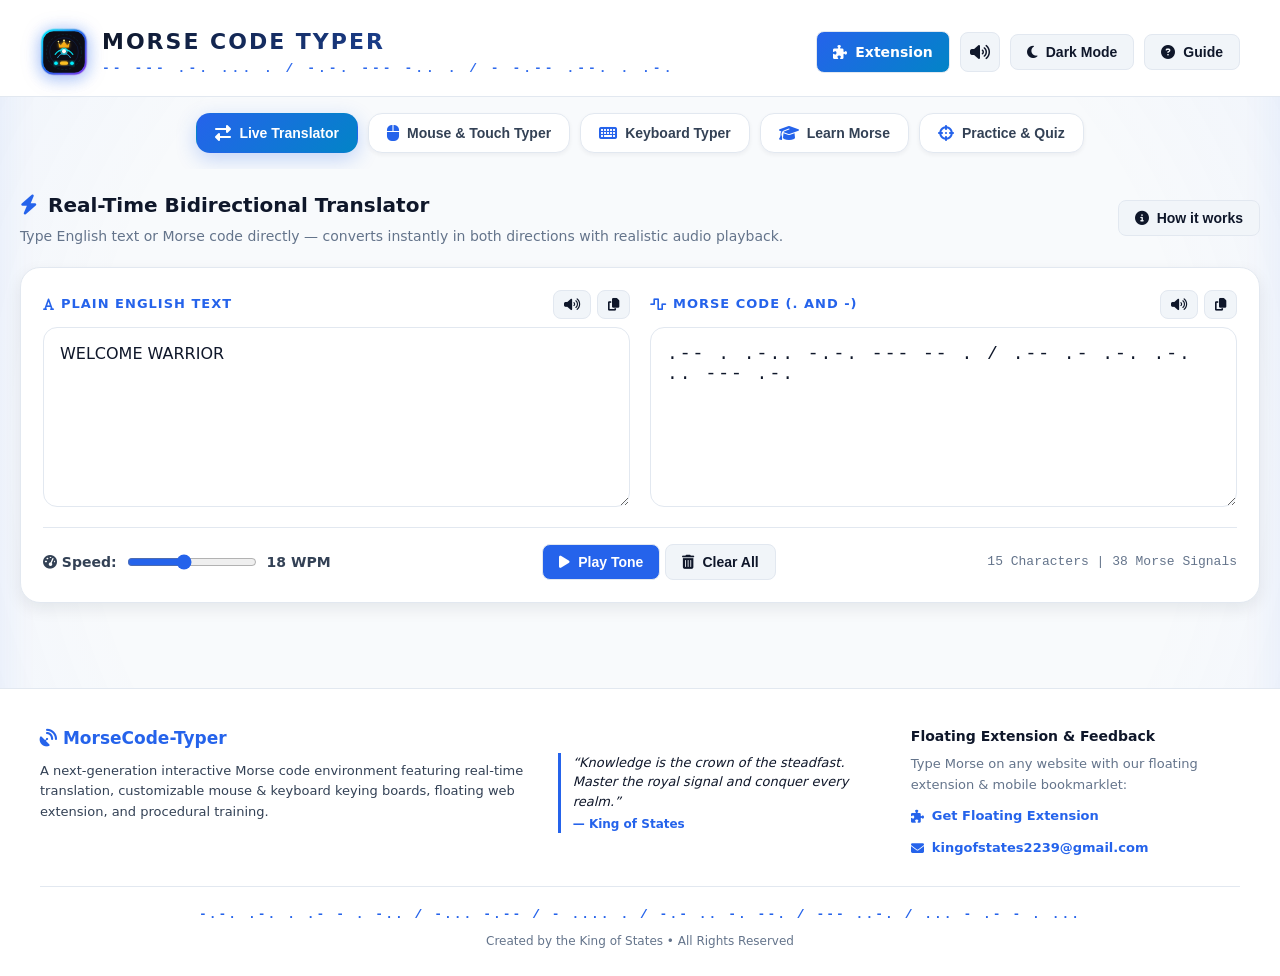
<file: index.html>
<!DOCTYPE html>
<html lang="en" data-theme="light">
<head>
  <meta charset="UTF-8">
  <meta name="viewport" content="width=device-width, initial-scale=1.0, maximum-scale=1.0, user-scalable=no">
  <title>MORSE CODE TYPER | King of States & Solo Leveling Edition</title>
  <link rel="icon" type="image/svg+xml" href="assets/favicon.svg">
  <link rel="stylesheet" href="https://cdnjs.cloudflare.com/ajax/libs/font-awesome/6.4.0/css/all.min.css">
  <link rel="stylesheet" href="css/themes.css">
  <link rel="stylesheet" href="css/animations.css">
  <link rel="stylesheet" href="css/style.css">
  <link rel="stylesheet" href="css/mobile.css">
  <link rel="stylesheet" href="extension/content.css">
</head>
<body>
  <!-- Solo Leveling Screen Perimeter Mana Aura Shader -->
  <div class="screen-mana-shader"></div>
  <canvas id="manaAuraCanvas"></canvas>

  <div class="app-wrapper">
    <!-- Header (Scrolls naturally with page) -->
    <header class="main-header">
      <div class="container header-inner">
        <div class="brand-section">
          <img src="assets/logo.svg" alt="Morse Code Typer Logo" class="brand-logo-img">
          <div class="brand-titles">
            <h1 class="main-title">MORSE CODE TYPER</h1>
            <div class="morse-sub-title">-- --- .-. ... . / -.-. --- -.. . / - -.-- .--. . .-.</div>
          </div>
        </div>

        <div class="header-actions">
          <a href="extension.html" class="btn-icon-labeled" style="background: linear-gradient(135deg, var(--primary), var(--secondary)); color: #fff; text-decoration: none;" title="Get Floating Web Extension & Mobile Bookmarklet">
            <i class="fas fa-puzzle-piece"></i> <span>Extension</span>
          </a>
          <button id="soundToggleBtn" class="btn-icon-only" title="Toggle Sound">
            <i class="fas fa-volume-up"></i>
          </button>
          <button id="themeToggleBtn" class="btn-icon-labeled" title="Toggle Theme">
            <i class="fas fa-moon"></i> <span class="btn-text">Dark Mode</span>
          </button>
          <button class="btn-icon-labeled open-help-modal-btn" data-guide="general" title="How to use">
            <i class="fas fa-circle-question"></i> <span>Guide</span>
          </button>
        </div>
      </div>
    </header>

    <!-- Top Navigation Tabs / Cards -->
    <nav class="navigation-bar">
      <div class="container nav-tabs-grid">
        <button class="nav-tab-btn active" data-tab="home">
          <i class="fas fa-exchange-alt"></i> Live Translator
        </button>
        <button class="nav-tab-btn" data-tab="mouse">
          <i class="fas fa-mouse"></i> Mouse & Touch Typer
        </button>
        <button class="nav-tab-btn" data-tab="keyboard">
          <i class="fas fa-keyboard"></i> Keyboard Typer
        </button>
        <button class="nav-tab-btn" data-tab="learn">
          <i class="fas fa-graduation-cap"></i> Learn Morse
        </button>
        <button class="nav-tab-btn" data-tab="practice">
          <i class="fas fa-crosshairs"></i> Practice & Quiz
        </button>
      </div>
    </nav>

    <!-- Main Content Area -->
    <main class="main-content container">

      <!-- ====================================================================
           TAB 1: LIVE TRANSLATOR (HOME)
           ==================================================================== -->
      <section id="tab-home" class="tab-pane active-tab">
        <div class="section-header">
          <div>
            <h2 class="section-title"><i class="fas fa-bolt"></i> Real-Time Bidirectional Translator</h2>
            <p class="section-desc">Type English text or Morse code directly — converts instantly in both directions with realistic audio playback.</p>
          </div>
          <div class="section-header-actions">
            <button class="btn-icon-labeled open-help-modal-btn" data-guide="general">
              <i class="fas fa-circle-info"></i> How it works
            </button>
          </div>
        </div>

        <div class="translator-card">
          <div class="translator-grid">
            <!-- Plain Text Input Box -->
            <div class="translator-box-wrap">
              <div class="box-header">
                <span class="box-title"><i class="fas fa-font"></i> Plain English Text</span>
                <div class="box-actions">
                  <button id="speakTextBtn" class="box-action-btn" title="Speak Text (TTS)"><i class="fas fa-volume-high"></i></button>
                  <button id="copyTextBtn" class="box-action-btn" title="Copy Text"><i class="fas fa-copy"></i></button>
                </div>
              </div>
              <textarea id="translatorTextInput" class="translator-textarea" placeholder="Type plain English text here... (e.g. WELCOME WARRIOR)">WELCOME WARRIOR</textarea>
            </div>

            <!-- Morse Code Input Box with Speaker Button -->
            <div class="translator-box-wrap">
              <div class="box-header">
                <span class="box-title"><i class="fas fa-wave-square"></i> Morse Code (. and -)</span>
                <div class="box-actions">
                  <button id="playMorseBoxBtn" class="box-action-btn" title="Play Morse Audio"><i class="fas fa-volume-up"></i></button>
                  <button id="copyMorseBtn" class="box-action-btn" title="Copy Morse"><i class="fas fa-copy"></i></button>
                </div>
              </div>
              <textarea id="translatorMorseInput" class="translator-textarea morse-code-font" placeholder="Type Morse code here... (. = dot, - = dash, / = letter break, // = space)">.-- . .-.. -.-. --- -- . / .-- .- .-. .-. .. --- .-.</textarea>
            </div>
          </div>

          <!-- Translator Control Bar -->
          <div class="translator-toolbar">
            <div class="wpm-control">
              <label for="translatorWpm"><i class="fas fa-gauge-high"></i> Speed:</label>
              <input type="range" id="translatorWpm" class="wpm-slider" min="5" max="35" value="18">
              <span id="translatorWpmVal">18 WPM</span>
            </div>

            <div class="translator-actions">
              <button id="translatorPlayBtn" class="btn-icon-labeled" style="background: var(--primary); color: #fff;">
                <i class="fas fa-play"></i> Play Tone
              </button>
              <button id="clearTranslatorBtn" class="btn-icon-labeled">
                <i class="fas fa-trash-alt"></i> Clear All
              </button>
            </div>

            <div class="stats-badge" id="translatorStats">15 Characters | 38 Morse Signals</div>
          </div>
        </div>
      </section>

      <!-- ====================================================================
           TAB 2: MOUSE & TOUCH MORSE TYPER (CARD 1)
           ==================================================================== -->
      <section id="tab-mouse" class="tab-pane">
        <div class="section-header">
          <div>
            <h2 class="section-title"><i class="fas fa-mouse"></i> Mouse & Touch Morse Typer</h2>
            <p class="section-desc">Click or tap to transmit signals. Single click/tap or hold for dots, dashes, and letter breaks (/).</p>
          </div>
          <div class="section-header-actions">
            <button id="openMouseSettingsBtn" class="btn-icon-labeled">
              <i class="fas fa-sliders"></i> Customize Buttons & Touch
            </button>
            <button class="btn-icon-labeled open-help-modal-btn" data-guide="mouse">
              <i class="fas fa-question-circle"></i> Instructions
            </button>
          </div>
        </div>

        <div class="typer-workspace">
          <!-- Pad Card -->
          <div class="tapping-pad-card">
            <!-- Board 1: Live Active Buffer Display -->
            <div class="live-buffer-board">
              <div class="buffer-content-wrap">
                <span class="buffer-symbols" id="mouseBufferDisplay">— — —</span>
                <span class="buffer-char-preview" id="mouseCharPreview"></span>
              </div>
              <svg class="commit-timer-svg" viewBox="0 0 36 36">
                <path class="timer-circle-bg" d="M18 2.0845 a 15.9155 15.9155 0 0 1 0 31.831 a 15.9155 15.9155 0 0 1 0 -31.831" />
                <path id="mouseTimerProgress" class="timer-circle-val" d="M18 2.0845 a 15.9155 15.9155 0 0 1 0 31.831 a 15.9155 15.9155 0 0 1 0 -31.831" />
              </svg>
              <div id="mouseCommitFlash" class="commit-flash-overlay"></div>
            </div>

            <!-- Interactive Mouse & Touch Clicking Pad -->
            <div id="mouseClickPad" class="interactive-pad-surface">
              <!-- Desktop Pad View -->
              <div class="desktop-pad-instructions" style="padding: 24px; text-align: center;">
                <div class="pad-instruction-icon"><i class="fas fa-hand-pointer"></i></div>
                <div class="pad-instruction-text">CLICK OR TAP TO TRANSMIT MORSE</div>
                <div class="pad-instruction-sub" id="mousePadInstructionHint">Left Click: DOT | Right Click: DASH | (/) = Break, (//) = Space</div>
                <div class="live-key-hint">Tactile & Haptic Enabled &bull; Full Button Customization in Options!</div>
              </div>

              <!-- Split Dual-Zone Mobile Touch View (Visible only on mobile <= 768px) -->
              <div class="mobile-touch-zones-overlay" style="display: none;">
                <div class="mobile-touch-zone mobile-zone-left" id="mobileTouchZoneLeft">
                  <span class="zone-label-badge"><i class="fas fa-hand-pointer"></i> LEFT ZONE</span>
                  <span class="zone-action-text" id="mobileLeftZoneActionText">DOT ( • )</span>
                  <span class="zone-sub-hint">Tap / Hold for Dash</span>
                </div>
                <div class="mobile-touch-divider"></div>
                <div class="mobile-touch-zone mobile-zone-right" id="mobileTouchZoneRight">
                  <span class="zone-label-badge"><i class="fas fa-hand-pointer"></i> RIGHT ZONE</span>
                  <span class="zone-action-text" id="mobileRightZoneActionText">DASH ( — )</span>
                  <span class="zone-sub-hint">Tap / Hold for Break</span>
                </div>
              </div>
            </div>
          </div>

          <!-- Board 2: Decoded Text Output Card -->
          <div class="decoded-output-card">
            <div class="box-header">
              <span class="box-title"><i class="fas fa-file-alt"></i> Decoded Text Output</span>
              <span class="stats-badge">Live Transcript</span>
            </div>
            <textarea id="mouseDecodedOutput" class="decoded-output-textarea" placeholder="Your typed text will appear here letter by letter..."></textarea>
            
            <div class="output-action-bar">
              <button id="copyMouseOutputBtn" class="btn-icon-labeled"><i class="fas fa-copy"></i> Copy</button>
              <button id="speakMouseBtn" class="btn-icon-labeled"><i class="fas fa-volume-high"></i> Speak</button>
              <button id="playMouseAudioBtn" class="btn-icon-labeled"><i class="fas fa-play"></i> Replay</button>
              <button id="slashMouseBtn" class="btn-icon-labeled"><i class="fas fa-slash"></i> Break (/)</button>
              <button id="spaceMouseBtn" class="btn-icon-labeled"><i class="fas fa-arrows-left-right"></i> Space (//)</button>
              <button id="backspaceMouseBtn" class="btn-icon-labeled"><i class="fas fa-delete-left"></i> Backspace</button>
              <button id="clearMouseOutputBtn" class="btn-icon-labeled"><i class="fas fa-trash-alt"></i> Clear</button>
            </div>
          </div>
        </div>
      </section>

      <!-- ====================================================================
           TAB 3: KEYBOARD MORSE TYPER (CARD 2)
           ==================================================================== -->
      <section id="tab-keyboard" class="tab-pane">
        <div class="section-header">
          <div>
            <h2 class="section-title"><i class="fas fa-keyboard"></i> Keyboard Morse Typer</h2>
            <p class="section-desc">Transmit using your physical keyboard or the responsive on-screen mobile keypad below!</p>
          </div>
          <div class="section-header-actions">
            <button id="openKeyboardSettingsBtn" class="btn-icon-labeled">
              <i class="fas fa-sliders"></i> Keybindings & Modes
            </button>
            <button class="btn-icon-labeled open-help-modal-btn" data-guide="keyboard">
              <i class="fas fa-question-circle"></i> Instructions
            </button>
          </div>
        </div>

        <div class="typer-workspace">
          <!-- Keyboard Pad Card -->
          <div class="tapping-pad-card">
            <!-- Board 1: Live Active Buffer Display -->
            <div class="live-buffer-board">
              <div class="buffer-content-wrap">
                <span class="buffer-symbols" id="keyboardBufferDisplay">— — —</span>
                <span class="buffer-char-preview" id="keyboardCharPreview"></span>
              </div>
              <svg class="commit-timer-svg" viewBox="0 0 36 36">
                <path class="timer-circle-bg" d="M18 2.0845 a 15.9155 15.9155 0 0 1 0 31.831 a 15.9155 15.9155 0 0 1 0 -31.831" />
                <path id="keyboardTimerProgress" class="timer-circle-val" d="M18 2.0845 a 15.9155 15.9155 0 0 1 0 31.831 a 15.9155 15.9155 0 0 1 0 -31.831" />
              </svg>
              <div id="keyboardCommitFlash" class="commit-flash-overlay"></div>
            </div>

            <!-- Focused Keyboard Pad Surface -->
            <div id="keyboardActivePad" class="interactive-pad-surface" tabindex="0">
              <div class="pad-instruction-icon"><i class="fas fa-keyboard"></i></div>
              <div class="pad-instruction-text" id="keyboardLiveKeyIndicator">PRESS KEYBOARD KEY TO TRANSMIT</div>
              <div class="pad-instruction-sub" id="keyboardKeyHintBadge">Active Key: [ SPACEBAR ] (Tap = Dot, Hold = Dash) | Direct [ . ] [ - ] [ / ] active</div>
              <div class="live-key-hint">Press [/] for Letter Break &bull; [//] or [Enter] for Word Space</div>
            </div>

            <!-- Mobile Visual Keypad -->
            <div class="mobile-onscreen-keypad">
              <button id="mobileSpacebarBtn" class="mobile-key-spacebar" type="button">
                <i class="fas fa-hand-pointer"></i> TAP = DOT ( • ) &nbsp;|&nbsp; HOLD = DASH ( — )
              </button>
              <div class="mobile-key-aux-grid">
                <button id="mobileDotBtn" class="mobile-key-btn" type="button">Dot ( . )</button>
                <button id="mobileDashBtn" class="mobile-key-btn" type="button">Dash ( - )</button>
                <button id="mobileSlashBtn" class="mobile-key-btn" type="button">Break ( / )</button>
                <button id="mobileWordSpaceBtn" class="mobile-key-btn" type="button">Space ( // )</button>
              </div>
            </div>
          </div>

          <!-- Board 2: Decoded Text Output Card -->
          <div class="decoded-output-card">
            <div class="box-header">
              <span class="box-title"><i class="fas fa-file-alt"></i> Decoded Text Output</span>
              <span class="stats-badge">Live Transcript</span>
            </div>
            <textarea id="keyboardDecodedOutput" class="decoded-output-textarea" placeholder="Your typed text will appear here letter by letter..."></textarea>
            
            <div class="output-action-bar">
              <button id="copyKeyboardOutputBtn" class="btn-icon-labeled"><i class="fas fa-copy"></i> Copy</button>
              <button id="speakKeyboardBtn" class="btn-icon-labeled"><i class="fas fa-volume-high"></i> Speak</button>
              <button id="playKeyboardAudioBtn" class="btn-icon-labeled"><i class="fas fa-play"></i> Replay</button>
              <button id="slashKeyboardBtn" class="btn-icon-labeled"><i class="fas fa-slash"></i> Break (/)</button>
              <button id="spaceKeyboardBtn" class="btn-icon-labeled"><i class="fas fa-arrows-left-right"></i> Space (//)</button>
              <button id="backspaceKeyboardBtn" class="btn-icon-labeled"><i class="fas fa-delete-left"></i> Backspace</button>
              <button id="clearKeyboardOutputBtn" class="btn-icon-labeled"><i class="fas fa-trash-alt"></i> Clear</button>
            </div>
          </div>
        </div>
      </section>

      <!-- ====================================================================
           TAB 4: LEARN MORSE CODE (CARD 3)
           ==================================================================== -->
      <section id="tab-learn" class="tab-pane">
        <div class="section-header">
          <div>
            <h2 class="section-title"><i class="fas fa-graduation-cap"></i> Learn Morse Code by Mnemonics</h2>
            <p class="section-desc">Master the alphabet and numbers with visual shape mnemonics, audio tone cues, and interactive sandboxes.</p>
          </div>
          <div class="section-header-actions">
            <button id="viewFullChartBtn" class="btn-icon-labeled" style="background: var(--primary); color: #fff;">
              <i class="fas fa-image"></i> View Visual Chart
            </button>
            <button class="btn-icon-labeled open-help-modal-btn" data-guide="learn">
              <i class="fas fa-question-circle"></i> Instructions
            </button>
          </div>
        </div>

        <!-- Filter & Search Bar -->
        <div class="learn-filters-bar">
          <div class="filter-btn-group">
            <button class="learn-filter-btn active" data-filter="all">All Symbols</button>
            <button class="learn-filter-btn" data-filter="letters">Letters (A-Z)</button>
            <button class="learn-filter-btn" data-filter="numbers">Numbers (0-9)</button>
            <button class="learn-filter-btn" data-filter="punctuation">Punctuation</button>
          </div>
          <input type="text" id="learnSearchInput" class="learn-search-input" placeholder="Search letter or symbol...">
        </div>

        <!-- Cards Grid -->
        <div class="learn-grid" id="learnCardsGrid"></div>
      </section>

      <!-- ====================================================================
           TAB 5: PRACTICE & DYNAMIC QUIZ (CARD 4)
           ==================================================================== -->
      <section id="tab-practice" class="tab-pane">
        <div class="section-header">
          <div>
            <h2 class="section-title"><i class="fas fa-crosshairs"></i> Dynamic Practice & Quiz Arena</h2>
            <p class="section-desc">Sharpen your Morse skills with infinite procedurally generated questions, smart distractors, audio tests, and interactive challenges.</p>
          </div>
          <div class="section-header-actions">
            <button class="btn-icon-labeled open-help-modal-btn" data-guide="practice">
              <i class="fas fa-question-circle"></i> Rules & Scoring
            </button>
          </div>
        </div>

        <div class="practice-container">
          <!-- Sidebar: Config & Stats -->
          <div class="practice-sidebar-card">
            <div class="form-group">
              <label for="practiceQuizMode"><i class="fas fa-gamepad"></i> Challenge Mode</label>
              <select id="practiceQuizMode" class="form-control">
                <option value="all-mixed" selected>⚡ Mixed Challenge (All Modes)</option>
                <option value="morse-to-text">Morse ➔ Character (MCQ)</option>
                <option value="text-to-morse">Character ➔ Morse (MCQ)</option>
                <option value="audio-to-text">Audio Tone ➔ Character</option>
                <option value="interactive-tap">Interactive Tapping Box</option>
              </select>
            </div>

            <div class="form-group">
              <label for="practiceDifficulty"><i class="fas fa-layer-group"></i> Difficulty</label>
              <select id="practiceDifficulty" class="form-control">
                <option value="novice">Novice (Letters A-Z)</option>
                <option value="adept">Adept (Letters & Numbers)</option>
                <option value="master">Shadow Master (Words)</option>
              </select>
            </div>

            <div class="rank-badge rank-novice" id="quizRankBadge">🔰 Novice Scout</div>

            <div class="stats-group">
              <div class="stat-item">
                <span class="stat-label">Score</span>
                <span class="stat-val" id="quizScoreVal">0</span>
              </div>
              <div class="stat-item">
                <span class="stat-label">Streak</span>
                <span class="stat-val" id="quizStreakVal">0</span>
              </div>
              <div class="stat-item">
                <span class="stat-label">High Score</span>
                <span class="stat-val" id="quizHighScoreVal">0</span>
              </div>
              <div class="stat-item">
                <span class="stat-label">Accuracy</span>
                <span class="stat-val" id="quizAccuracyVal">100%</span>
              </div>
            </div>

            <button id="startQuizBtn" class="btn-icon-labeled" style="width: 100%; justify-content: center; background: var(--primary); color: #fff;">
              <i class="fas fa-rotate-right"></i> Restart Arena
            </button>
          </div>

          <!-- Quiz Arena Card -->
          <div class="quiz-main-card" id="quizQuestionContainer">
            <div class="quiz-question-header">
              <div class="quiz-subtitle" id="quizQuestionSubtitle">Question: Identify the decoded character:</div>
              <div class="quiz-prompt-box">
                <div class="quiz-prompt-text" id="quizQuestionPrompt">...</div>
              </div>
            </div>

            <!-- Dedicated Large Audio Banner for Audio Challenge -->
            <div class="quiz-audio-banner" id="quizAudioContainer" style="display: none;">
              <button id="quizAudioPlayBtn" class="quiz-sound-banner-btn" type="button">
                <i class="fas fa-volume-high"></i> <span>Play Sound Signal</span>
              </button>
              <span style="font-size: 13px; color: var(--text-muted);">Tap button to listen or replay the audio tone</span>
            </div>

            <!-- Multiple Choice Grid -->
            <div class="quiz-options-grid" id="quizOptionsGrid"></div>

            <!-- Interactive Tapping Box Mode -->
            <div class="interactive-tapping-container" id="quizInteractiveTappingBox" style="display: none;">
              <div class="interactive-tap-buffer" id="quizInteractiveBuffer">Tap code using buttons or keyboard...</div>
              <div class="interactive-tap-buttons">
                <button class="quiz-tap-action-btn" id="quizTapDotBtn" type="button">Dot ( . )</button>
                <button class="quiz-tap-action-btn" id="quizTapDashBtn" type="button">Dash ( - )</button>
                <button class="quiz-tap-action-btn" id="quizTapSlashBtn" type="button">Break ( / )</button>
                <button class="quiz-tap-action-btn" id="quizTapSpaceBtn" type="button">Space ( // )</button>
                <button class="quiz-tap-action-btn" id="quizTapBackspaceBtn" type="button"><i class="fas fa-delete-left"></i></button>
                <button class="quiz-tap-action-btn" id="quizTapClearBtn" type="button"><i class="fas fa-trash"></i></button>
                <button class="quiz-tap-action-btn" id="quizTapSubmitBtn" type="button" style="background: var(--primary); color: #fff;">Submit Code</button>
              </div>
              <div class="interactive-feedback-row" id="quizInteractiveFeedback"></div>
            </div>

            <!-- Bottom Skip / Next Controls -->
            <div style="display: flex; justify-content: space-between; margin-top: 20px;">
              <button id="skipQuestionBtn" class="btn-icon-labeled"><i class="fas fa-forward"></i> Skip</button>
              <button id="nextQuestionBtn" class="btn-icon-labeled" style="background: var(--primary); color: #fff; display: none;">Next Question <i class="fas fa-arrow-right"></i></button>
            </div>
          </div>
        </div>
      </section>

    </main>

    <!-- Footer & Royal / Solo Leveling Inscription -->
    <footer class="main-footer">
      <div class="container">
        <div class="footer-content-grid">
          <div class="footer-brand">
            <h3><i class="fas fa-satellite-dish"></i> MorseCode-Typer</h3>
            <p>A next-generation interactive Morse code environment featuring real-time translation, customizable mouse & keyboard keying boards, floating web extension, and procedural training.</p>
          </div>

          <div class="footer-motivation">
            <div class="quote-box">
              <span id="themeMotivationalQuote">&ldquo;Knowledge is the crown of the steadfast. Master the royal signal and conquer every realm.&rdquo;</span>
              <div class="quote-author" id="themeMotivationalAuthor">— King of States</div>
            </div>
          </div>

          <div class="footer-feedback">
            <h4>Floating Extension & Feedback</h4>
            <p style="font-size: 13px; color: var(--text-muted); margin-bottom: 8px;">Type Morse on any website with our floating extension & mobile bookmarklet:</p>
            <a href="extension.html" class="feedback-email-link" style="margin-bottom: 8px;">
              <i class="fas fa-puzzle-piece"></i> Get Floating Extension
            </a>
            <a href="mailto:kingofstates2239@gmail.com" class="feedback-email-link">
              <i class="fas fa-envelope"></i> kingofstates2239@gmail.com
            </a>
          </div>
        </div>

        <div class="footer-bottom-row">
          <div class="creator-morse-inscribed">
            -.-. .-. . .- - . -.. / -... -.-- / - .... . / -.- .. -. --. / --- ..-. / ... - .- - . ...
          </div>
          <div class="creator-text-sub">
            Created by the King of States &bull; All Rights Reserved
          </div>
        </div>
      </div>
    </footer>
  </div>

  <!-- ========================================================================
       MODALS
       ======================================================================== -->
  
  <!-- Mouse Settings Modal (Full Button & Hold Customizer) -->
  <div id="mouseSettingsModal" class="modal-overlay">
    <div class="modal-card wide-modal">
      <div class="modal-header">
        <h3><i class="fas fa-sliders"></i> Customize Mouse & Touch Controls</h3>
        <button id="closeMouseSettingsBtn" class="modal-close-btn"><i class="fas fa-times"></i></button>
      </div>
      <div class="modal-body">
        <div class="form-group">
          <label for="mousePresetSelect"><i class="fas fa-wand-magic-sparkles"></i> Quick Setup Presets</label>
          <select id="mousePresetSelect" class="form-control">
            <option value="dual-click">Standard Dual Click: Left = Dot (.), Right = Dash (-), Middle = Break (/)</option>
            <option value="single-button-right-hold">Single Button Timing: Right Click (Tap = Dot, Hold = Dash), Left Click = Break (/), Middle = Space (//)</option>
            <option value="single-button-left-hold">Single Button Timing: Left Click (Tap = Dot, Hold = Dash), Right Click = Break (/), Middle = Space (//)</option>
          </select>
        </div>

        <hr style="margin: 14px 0; border-color: var(--border-color);">

        <div style="display: grid; grid-template-columns: 1fr 1fr; gap: 16px;">
          <!-- Left Click Customizer -->
          <div style="background: var(--bg-tertiary); padding: 14px; border-radius: var(--radius-md); border: 1px solid var(--border-color);">
            <h4 style="font-size: 14px; font-weight: 700; color: var(--primary); margin-bottom: 10px;"><i class="fas fa-hand-pointer"></i> Left Click / Main Tap</h4>
            <div class="form-group">
              <label for="mouseLeftSingle">Single Click / Tap Action</label>
              <select id="mouseLeftSingle" class="form-control">
                <option value="dot">Dot ( . )</option>
                <option value="dash">Dash ( - )</option>
                <option value="slash">Letter Break ( / )</option>
                <option value="double-slash">Word Space ( // )</option>
                <option value="none">Disabled</option>
              </select>
            </div>
            <div class="form-group" style="margin-bottom: 0;">
              <label for="mouseLeftLong">Long Press (Hold) Action</label>
              <select id="mouseLeftLong" class="form-control">
                <option value="none">Same as Single Click</option>
                <option value="dash">Dash ( - )</option>
                <option value="dot">Dot ( . )</option>
                <option value="slash">Letter Break ( / )</option>
                <option value="double-slash">Word Space ( // )</option>
              </select>
            </div>
          </div>

          <!-- Right Click Customizer -->
          <div style="background: var(--bg-tertiary); padding: 14px; border-radius: var(--radius-md); border: 1px solid var(--border-color);">
            <h4 style="font-size: 14px; font-weight: 700; color: var(--primary); margin-bottom: 10px;"><i class="fas fa-hand-pointer"></i> Right Click / Right Zone</h4>
            <div class="form-group">
              <label for="mouseRightSingle">Single Click Action</label>
              <select id="mouseRightSingle" class="form-control">
                <option value="dash">Dash ( - )</option>
                <option value="dot">Dot ( . )</option>
                <option value="slash">Letter Break ( / )</option>
                <option value="double-slash">Word Space ( // )</option>
                <option value="none">Disabled</option>
              </select>
            </div>
            <div class="form-group" style="margin-bottom: 0;">
              <label for="mouseRightLong">Long Press (Hold) Action</label>
              <select id="mouseRightLong" class="form-control">
                <option value="none">Same as Single Click</option>
                <option value="dash">Dash ( - )</option>
                <option value="dot">Dot ( . )</option>
                <option value="slash">Letter Break ( / )</option>
                <option value="double-slash">Word Space ( // )</option>
              </select>
            </div>
          </div>
        </div>

        <div style="display: grid; grid-template-columns: 1fr 1fr; gap: 16px; margin-top: 14px;">
          <!-- Middle Click Customizer -->
          <div style="background: var(--bg-tertiary); padding: 14px; border-radius: var(--radius-md); border: 1px solid var(--border-color);">
            <h4 style="font-size: 14px; font-weight: 700; color: var(--primary); margin-bottom: 10px;"><i class="fas fa-arrows-up-down"></i> Middle Button (Scroll Click)</h4>
            <div class="form-group" style="margin-bottom: 0;">
              <label for="mouseMiddleSingle">Click Action</label>
              <select id="mouseMiddleSingle" class="form-control">
                <option value="slash">Letter Break ( / )</option>
                <option value="double-slash">Word Space ( // )</option>
                <option value="dot">Dot ( . )</option>
                <option value="dash">Dash ( - )</option>
                <option value="none">Disabled</option>
              </select>
            </div>
          </div>

          <!-- Long Press Timing Threshold -->
          <div style="background: var(--bg-tertiary); padding: 14px; border-radius: var(--radius-md); border: 1px solid var(--border-color);">
            <h4 style="font-size: 14px; font-weight: 700; color: var(--primary); margin-bottom: 10px;"><i class="fas fa-stopwatch"></i> Hold Threshold</h4>
            <div class="form-group" style="margin-bottom: 0;">
              <label for="mouseLongPressThreshInput">Long Press Duration (ms)</label>
              <input type="number" id="mouseLongPressThreshInput" class="form-control" value="200" min="100" max="600" step="20">
            </div>
          </div>
        </div>

        <hr style="margin: 16px 0; border-color: var(--border-color);">

        <div class="form-group">
          <label style="display: flex; align-items: center; gap: 8px; cursor: pointer;">
            <input type="checkbox" id="mouseAutoCommitCheck" checked>
            <span>Auto-commit character on silence gap</span>
          </label>
        </div>

        <div style="display: grid; grid-template-columns: 1fr 1fr; gap: 16px;">
          <div class="form-group">
            <label for="mouseLetterTimeInput">Letter Pause Gap (ms to commit)</label>
            <input type="number" id="mouseLetterTimeInput" class="form-control" value="750" min="300" max="2500" step="50">
          </div>
          <div class="form-group">
            <label for="mouseWordTimeInput">Word Pause Gap (ms for space)</label>
            <input type="number" id="mouseWordTimeInput" class="form-control" value="1800" min="800" max="4500" step="100">
          </div>
        </div>

        <div style="display: grid; grid-template-columns: 1fr 1fr 1fr; gap: 14px;">
          <div class="form-group">
            <label for="mouseFreqInput">Pitch Frequency (Hz)</label>
            <input type="range" id="mouseFreqInput" class="form-control" min="300" max="1200" step="20" value="700">
          </div>
          <div class="form-group">
            <label for="mouseVolInput">Volume (%)</label>
            <input type="range" id="mouseVolInput" class="form-control" min="0" max="100" step="5" value="30">
          </div>
          <div class="form-group">
            <label for="mouseWaveSelect">Oscillator Waveform</label>
            <select id="mouseWaveSelect" class="form-control">
              <option value="sine">Sine</option>
              <option value="triangle">Triangle</option>
              <option value="square">Square</option>
            </select>
          </div>
        </div>
      </div>
      <div class="modal-footer">
        <button id="saveMouseSettingsBtn" class="btn-icon-labeled" style="background: var(--primary); color: #fff;">Save Changes</button>
      </div>
    </div>
  </div>

  <!-- Keyboard Settings Modal -->
  <div id="keyboardSettingsModal" class="modal-overlay">
    <div class="modal-card">
      <div class="modal-header">
        <h3><i class="fas fa-sliders"></i> Keyboard Keybinder & Options</h3>
        <button id="closeKeyboardSettingsBtn" class="modal-close-btn"><i class="fas fa-times"></i></button>
      </div>
      <div class="modal-body">
        <div class="form-group">
          <label for="keyboardModeSelect">Keyboard Mode</label>
          <select id="keyboardModeSelect" class="form-control">
            <option value="single-key-timing">Single Key Timing (Tap = Dot, Hold = Dash) [Default: Spacebar]</option>
            <option value="dual-key">Dual Key Mode (Key 1 = Dot, Key 2 = Dash)</option>
            <option value="direct-char">Direct Characters (Type . and - and / directly)</option>
          </select>
        </div>

        <!-- Single Key Timing Group -->
        <div id="kbSingleTimingGroup">
          <div class="form-group">
            <label>Assigned Key for Dot/Dash</label>
            <div style="display: flex; gap: 8px;">
              <input type="text" id="kbSingleKeyInput" class="form-control" value=" " readonly>
              <button class="btn-icon-labeled key-record-btn" data-target="kbSingleKeyInput">Set Key</button>
            </div>
          </div>
          <div class="form-group">
            <label for="kbSingleThreshInput">Dash Hold Threshold (ms)</label>
            <input type="number" id="kbSingleThreshInput" class="form-control" value="200" min="100" max="600" step="20">
          </div>
        </div>

        <!-- Dual Key Group -->
        <div id="kbDualKeyGroup" style="display: none;">
          <div class="form-group">
            <label>Dot (.) Key</label>
            <div style="display: flex; gap: 8px;">
              <input type="text" id="kbDualDotInput" class="form-control" value="j" readonly>
              <button class="btn-icon-labeled key-record-btn" data-target="kbDualDotInput">Set Key</button>
            </div>
          </div>
          <div class="form-group">
            <label>Dash (-) Key</label>
            <div style="display: flex; gap: 8px;">
              <input type="text" id="kbDualDashInput" class="form-control" value="k" readonly>
              <button class="btn-icon-labeled key-record-btn" data-target="kbDualDashInput">Set Key</button>
            </div>
          </div>
          <div class="form-group">
            <label>Letter Break (/) Key</label>
            <div style="display: flex; gap: 8px;">
              <input type="text" id="kbDualSlashInput" class="form-control" value="/" readonly>
              <button class="btn-icon-labeled key-record-btn" data-target="kbDualSlashInput">Set Key</button>
            </div>
          </div>
        </div>

        <div class="form-group">
          <label style="display: flex; align-items: center; gap: 8px; cursor: pointer;">
            <input type="checkbox" id="kbAutoCommitCheck" checked>
            <span>Auto-commit character on silence gap</span>
          </label>
        </div>

        <div class="form-group">
          <label for="kbLetterTimeInput">Letter Pause Gap (ms to commit letter)</label>
          <input type="number" id="kbLetterTimeInput" class="form-control" value="750" min="300" max="2500" step="50">
        </div>

        <div class="form-group">
          <label for="kbWordTimeInput">Word Pause Gap (ms to add space)</label>
          <input type="number" id="kbWordTimeInput" class="form-control" value="1800" min="800" max="4500" step="100">
        </div>
      </div>
      <div class="modal-footer">
        <button id="saveKeyboardSettingsBtn" class="btn-icon-labeled" style="background: var(--primary); color: #fff;">Save Changes</button>
      </div>
    </div>
  </div>

  <!-- Learn Morse Full Mnemonic Chart Modal -->
  <div id="mnemonicChartModal" class="modal-overlay">
    <div class="modal-card wide-modal">
      <div class="modal-header">
        <h3><i class="fas fa-image"></i> Morse Code Visual Mnemonics Chart</h3>
        <button id="closeChartModalBtn" class="modal-close-btn"><i class="fas fa-times"></i></button>
      </div>
      <div class="modal-body chart-img-modal-body">
        <img src="assets/morse-mnemonics.webp" alt="Morse Code Visual Mnemonics Chart" class="mnemonic-full-img">
      </div>
    </div>
  </div>

  <!-- Learn Letter Sandbox Modal -->
  <div id="learnSandboxModal" class="modal-overlay">
    <div class="modal-card">
      <div class="modal-header">
        <h3><i class="fas fa-hand-pointer"></i> Practice Letter <span id="sandboxTargetChar">A</span></h3>
        <button id="closeSandboxBtn" class="modal-close-btn"><i class="fas fa-times"></i></button>
      </div>
      <div class="modal-body" style="text-align: center;">
        <div style="font-size: 14px; color: var(--text-muted); margin-bottom: 6px;">Target Morse Pattern:</div>
        <div style="font-size: 32px; font-weight: 800; font-family: var(--font-mono); color: var(--primary); margin-bottom: 16px;" id="sandboxTargetMorse">.-</div>

        <div class="interactive-tap-buffer" id="sandboxUserBuffer">Tap Dot or Dash below</div>

        <div class="interactive-tap-buttons" style="margin-top: 16px;">
          <button class="quiz-tap-action-btn" id="sandboxTapDot">Dot ( . )</button>
          <button class="quiz-tap-action-btn" id="sandboxTapDash">Dash ( - )</button>
          <button class="quiz-tap-action-btn" id="sandboxClear"><i class="fas fa-trash"></i></button>
        </div>

        <div class="interactive-feedback-row" id="sandboxFeedback" style="margin-top: 14px;"></div>
      </div>
    </div>
  </div>

  <!-- Help Guide Modal -->
  <div id="helpGuideModal" class="modal-overlay">
    <div class="modal-card">
      <div class="modal-header">
        <h3 id="helpGuideTitle"><i class="fas fa-circle-question"></i> Help & User Guide</h3>
        <button id="closeHelpModalBtn" class="modal-close-btn"><i class="fas fa-times"></i></button>
      </div>
      <div class="modal-body" id="helpGuideBody"></div>
    </div>
  </div>

  <!-- Scripts -->
  <script src="js/morse-core.js"></script>
  <script src="js/audio.js"></script>
  <script src="js/translator.js"></script>
  <script src="js/mouse-board.js"></script>
  <script src="js/keyboard-board.js"></script>
  <script src="js/learn.js"></script>
  <script src="js/practice.js"></script>
  <script src="js/app.js"></script>
</body>
</html>
</file>
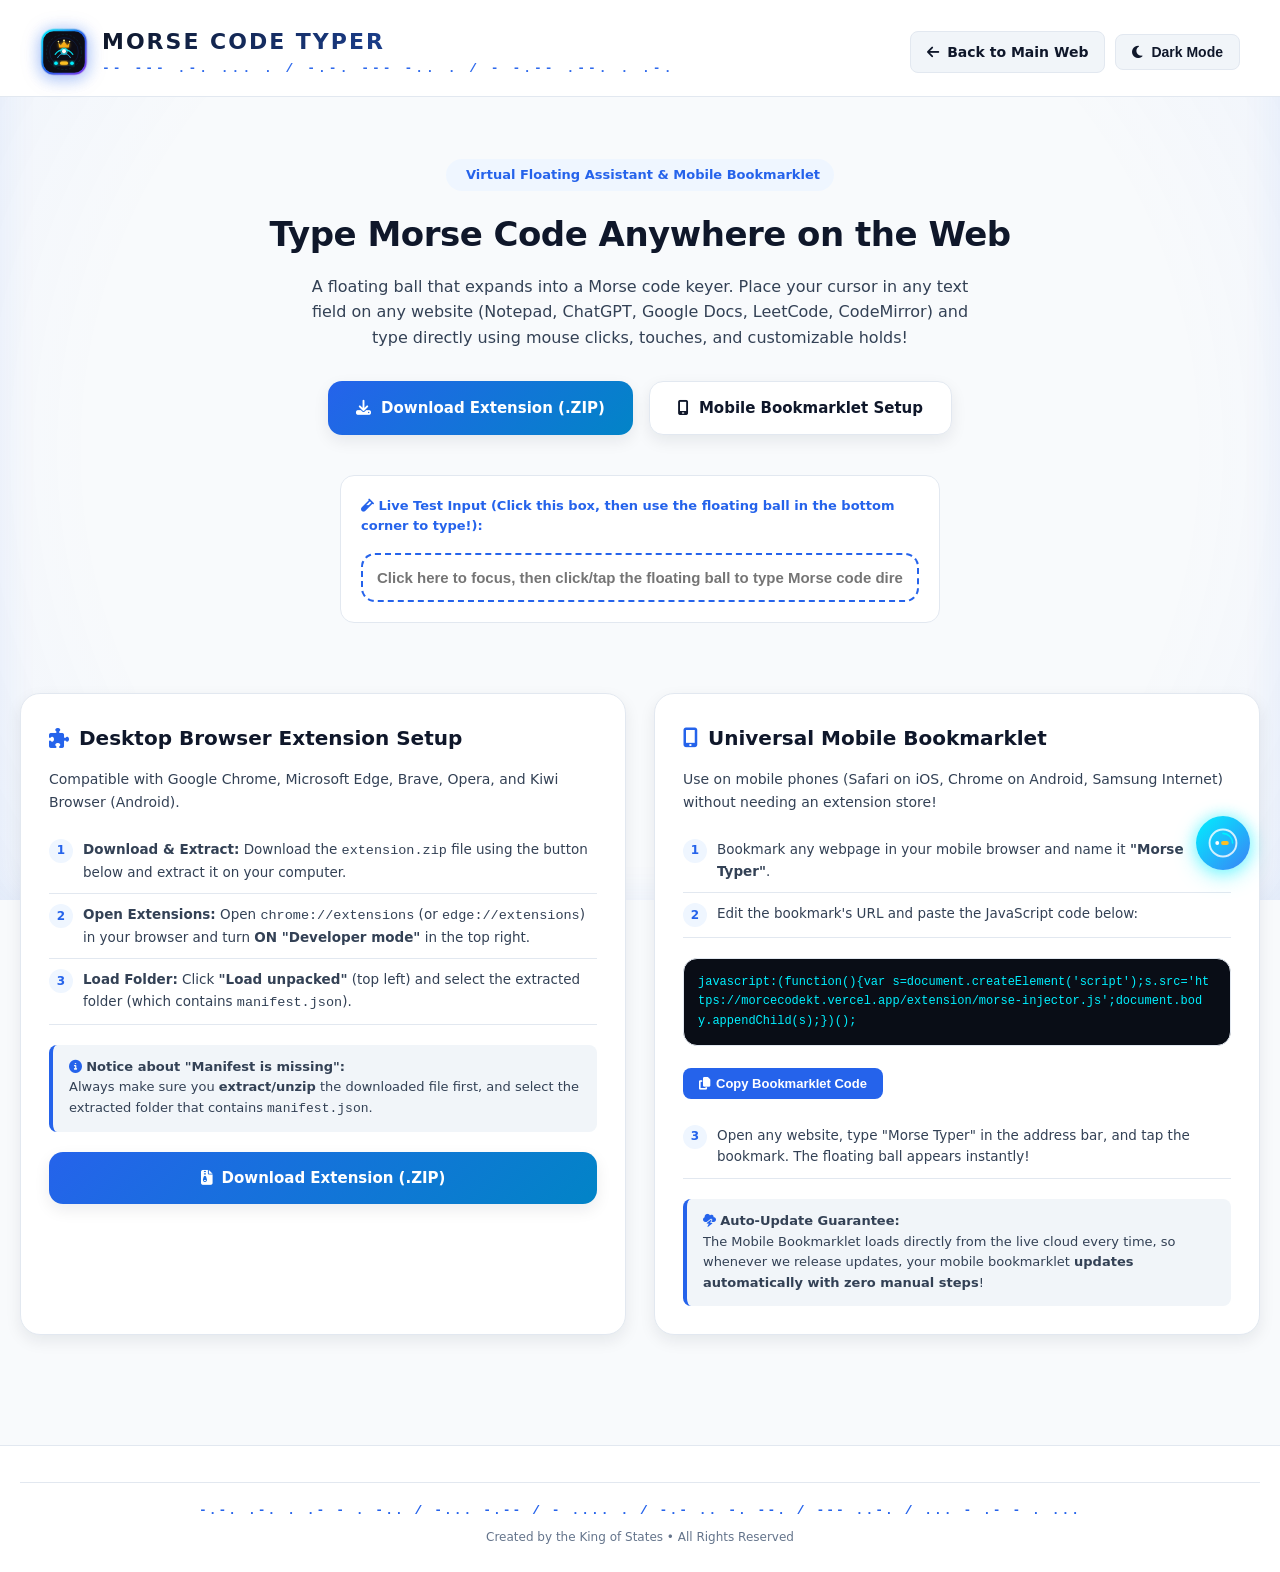
<file: extension.html>
<!DOCTYPE html>
<html lang="en" data-theme="light">
<head>
  <meta charset="UTF-8">
  <meta name="viewport" content="width=device-width, initial-scale=1.0">
  <title>Browser Extension & Mobile Bookmarklet | MORSE CODE TYPER</title>
  <link rel="icon" type="image/svg+xml" href="assets/favicon.svg">
  <link rel="stylesheet" href="https://cdnjs.cloudflare.com/ajax/libs/font-awesome/6.4.0/css/all.min.css">
  <link rel="stylesheet" href="css/themes.css">
  <link rel="stylesheet" href="css/animations.css">
  <link rel="stylesheet" href="css/style.css">
  <link rel="stylesheet" href="css/mobile.css">
  <link rel="stylesheet" href="extension/content.css">
  <style>
    .ext-hero {
      text-align: center;
      padding: 40px 0 30px 0;
    }
    .ext-badge {
      display: inline-flex;
      align-items: center;
      gap: 6px;
      padding: 6px 14px;
      border-radius: 20px;
      background: var(--primary-light);
      color: var(--primary);
      font-size: 13px;
      font-weight: 800;
      margin-bottom: 16px;
    }
    .ext-title {
      font-size: 34px;
      font-weight: 900;
      color: var(--text-primary);
      margin-bottom: 12px;
      letter-spacing: -0.5px;
    }
    .ext-desc {
      font-size: 16px;
      color: var(--text-secondary);
      max-width: 680px;
      margin: 0 auto 30px auto;
      line-height: 1.6;
    }
    .ext-cta-row {
      display: flex;
      justify-content: center;
      gap: 16px;
      flex-wrap: wrap;
      margin-bottom: 40px;
    }
    .btn-hero {
      padding: 14px 28px;
      border-radius: var(--radius-md);
      font-size: 15px;
      font-weight: 800;
      display: inline-flex;
      align-items: center;
      gap: 10px;
      cursor: pointer;
      text-decoration: none;
      transition: all 0.25s ease;
      box-shadow: var(--shadow-md);
    }
    .btn-hero-primary {
      background: linear-gradient(135deg, var(--primary), var(--secondary));
      color: #fff;
      border: none;
    }
    .btn-hero-primary:hover {
      transform: translateY(-2px);
      box-shadow: 0 8px 25px var(--primary-glow);
    }
    .btn-hero-secondary {
      background: var(--bg-card);
      color: var(--text-primary);
      border: 1px solid var(--border-color);
    }
    .btn-hero-secondary:hover {
      border-color: var(--primary);
      color: var(--primary);
    }
    .ext-grid {
      display: grid;
      grid-template-columns: 1fr 1fr;
      gap: 28px;
      margin-bottom: 50px;
    }
    @media (max-width: 768px) {
      .ext-grid {
        grid-template-columns: 1fr;
      }
    }
    .ext-card {
      background: var(--bg-card);
      border: 1px solid var(--border-color);
      border-radius: var(--radius-lg);
      padding: 28px;
      box-shadow: var(--shadow-md);
    }
    .ext-card h3 {
      font-size: 20px;
      font-weight: 800;
      color: var(--text-primary);
      margin-bottom: 14px;
      display: flex;
      align-items: center;
      gap: 10px;
    }
    .ext-card h3 i {
      color: var(--primary);
    }
    .ext-card p {
      font-size: 14px;
      color: var(--text-secondary);
      line-height: 1.6;
      margin-bottom: 16px;
    }
    .step-list {
      list-style: none;
      padding: 0;
      margin: 0 0 20px 0;
    }
    .step-list li {
      padding: 10px 0;
      border-bottom: 1px solid var(--border-color);
      font-size: 13.5px;
      color: var(--text-secondary);
      display: flex;
      align-items: flex-start;
      gap: 10px;
    }
    .step-num {
      width: 24px;
      height: 24px;
      border-radius: 50%;
      background: var(--primary-light);
      color: var(--primary);
      font-weight: 800;
      font-size: 12px;
      display: flex;
      align-items: center;
      justify-content: center;
      flex-shrink: 0;
    }
    .code-box-wrap {
      position: relative;
      background: #090d16;
      border: 1px solid var(--border-color);
      border-radius: var(--radius-md);
      padding: 14px;
      margin: 14px 0;
      overflow-x: auto;
    }
    .code-text {
      font-family: 'Consolas', 'Courier New', monospace;
      font-size: 12px;
      color: #00f0ff;
      word-break: break-all;
      white-space: pre-wrap;
    }
    .copy-code-btn {
      margin-top: 8px;
      padding: 8px 16px;
      border-radius: var(--radius-sm);
      background: var(--primary);
      color: #fff;
      border: none;
      font-size: 13px;
      font-weight: 700;
      cursor: pointer;
      display: inline-flex;
      align-items: center;
      gap: 6px;
    }
    .sandbox-test-input {
      width: 100%;
      padding: 14px;
      border-radius: var(--radius-md);
      border: 2px dashed var(--primary);
      background: var(--bg-input);
      color: var(--text-primary);
      font-size: 15px;
      font-weight: 600;
      margin-top: 10px;
      outline: none;
    }
    .faq-alert {
      background: var(--bg-tertiary);
      border-left: 4px solid var(--primary);
      padding: 12px 16px;
      border-radius: var(--radius-sm);
      font-size: 13px;
      color: var(--text-secondary);
      margin-top: 16px;
    }
  </style>
</head>
<body>
  <div class="screen-mana-shader"></div>
  <canvas id="manaAuraCanvas"></canvas>

  <div class="app-wrapper">
    <header class="main-header">
      <div class="container header-inner">
        <div class="brand-section">
          <a href="index.html" style="text-decoration: none; display: flex; align-items: center; gap: 14px;">
            <img src="assets/logo.svg" alt="Morse Code Typer Logo" class="brand-logo-img">
            <div class="brand-titles">
              <h1 class="main-title">MORSE CODE TYPER</h1>
              <div class="morse-sub-title">-- --- .-. ... . / -.-. --- -.. . / - -.-- .--. . .-.</div>
            </div>
          </a>
        </div>

        <div class="header-actions">
          <a href="index.html" class="btn-icon-labeled" style="text-decoration: none;">
            <i class="fas fa-arrow-left"></i> <span>Back to Main Web</span>
          </a>
          <button id="themeToggleBtn" class="btn-icon-labeled" title="Toggle Theme">
            <i class="fas fa-moon"></i> <span class="btn-text">Dark Mode</span>
          </button>
        </div>
      </div>
    </header>

    <main class="main-content container">
      <!-- Hero Section -->
      <section class="ext-hero">
        <div class="ext-badge"><i class="fas fa-sparkles"></i> Virtual Floating Assistant & Mobile Bookmarklet</div>
        <h2 class="ext-title">Type Morse Code Anywhere on the Web</h2>
        <p class="ext-desc">
          A floating ball that expands into a Morse code keyer. Place your cursor in any text field on any website (Notepad, ChatGPT, Google Docs, LeetCode, CodeMirror) and type directly using mouse clicks, touches, and customizable holds!
        </p>

        <div class="ext-cta-row">
          <a href="extension.zip" download="morse-code-extension.zip" class="btn-hero btn-hero-primary">
            <i class="fas fa-download"></i> Download Extension (.ZIP)
          </a>
          <a href="#mobile-bookmarklet" class="btn-hero btn-hero-secondary">
            <i class="fas fa-mobile-screen"></i> Mobile Bookmarklet Setup
          </a>
        </div>

        <!-- Interactive Sandbox on Page -->
        <div style="max-width: 600px; margin: 0 auto 40px auto; text-align: left; background: var(--bg-card); padding: 20px; border-radius: var(--radius-md); border: 1px solid var(--border-color);">
          <div style="font-size: 13px; font-weight: 700; color: var(--primary); margin-bottom: 6px;">
            <i class="fas fa-vial"></i> Live Test Input (Click this box, then use the floating ball in the bottom corner to type!):
          </div>
          <input type="text" class="sandbox-test-input" placeholder="Click here to focus, then click/tap the floating ball to type Morse code directly!">
        </div>
      </section>

      <!-- Details & Installation Grid -->
      <div class="ext-grid">
        <!-- Desktop Extension Card -->
        <div class="ext-card" id="desktop-ext">
          <h3><i class="fas fa-puzzle-piece"></i> Desktop Browser Extension Setup</h3>
          <p>Compatible with Google Chrome, Microsoft Edge, Brave, Opera, and Kiwi Browser (Android).</p>
          
          <ul class="step-list">
            <li>
              <span class="step-num">1</span>
              <span><strong>Download & Extract:</strong> Download the <code>extension.zip</code> file using the button below and extract it on your computer.</span>
            </li>
            <li>
              <span class="step-num">2</span>
              <span><strong>Open Extensions:</strong> Open <code>chrome://extensions</code> (or <code>edge://extensions</code>) in your browser and turn <strong>ON "Developer mode"</strong> in the top right.</span>
            </li>
            <li>
              <span class="step-num">3</span>
              <span><strong>Load Folder:</strong> Click <strong>"Load unpacked"</strong> (top left) and select the extracted folder (which contains <code>manifest.json</code>).</span>
            </li>
          </ul>

          <div class="faq-alert">
            <i class="fas fa-info-circle" style="color: var(--primary);"></i> <strong>Notice about "Manifest is missing":</strong><br>
            Always make sure you <strong>extract/unzip</strong> the downloaded file first, and select the extracted folder that contains <code>manifest.json</code>.
          </div>

          <div style="margin-top: 20px; display: flex; gap: 10px; flex-wrap: wrap;">
            <a href="extension.zip" download="morse-code-extension.zip" class="btn-hero btn-hero-primary" style="flex: 1; justify-content: center;">
              <i class="fas fa-file-zipper"></i> Download Extension (.ZIP)
            </a>
          </div>
        </div>

        <!-- Mobile Bookmarklet Card -->
        <div class="ext-card" id="mobile-bookmarklet">
          <h3><i class="fas fa-mobile-screen-button"></i> Universal Mobile Bookmarklet</h3>
          <p>Use on mobile phones (Safari on iOS, Chrome on Android, Samsung Internet) without needing an extension store!</p>

          <ul class="step-list">
            <li>
              <span class="step-num">1</span>
              <span>Bookmark any webpage in your mobile browser and name it <strong>"Morse Typer"</strong>.</span>
            </li>
            <li>
              <span class="step-num">2</span>
              <span>Edit the bookmark's URL and paste the JavaScript code below:</span>
            </li>
          </ul>

          <div class="code-box-wrap">
            <div class="code-text" id="bookmarkletCodeText">javascript:(function(){var s=document.createElement('script');s.src='https://morcecodekt.vercel.app/extension/morse-injector.js';document.body.appendChild(s);})();</div>
          </div>

          <button class="copy-code-btn" id="copyBookmarkletBtn">
            <i class="fas fa-copy"></i> Copy Bookmarklet Code
          </button>

          <ul class="step-list" style="margin-top: 16px;">
            <li>
              <span class="step-num">3</span>
              <span>Open any website, type "Morse Typer" in the address bar, and tap the bookmark. The floating ball appears instantly!</span>
            </li>
          </ul>

          <div class="faq-alert">
            <i class="fas fa-cloud-bolt" style="color: var(--primary);"></i> <strong>Auto-Update Guarantee:</strong><br>
            The Mobile Bookmarklet loads directly from the live cloud every time, so whenever we release updates, your mobile bookmarklet <strong>updates automatically with zero manual steps</strong>!
          </div>
        </div>
      </div>
    </main>

    <footer class="main-footer">
      <div class="container footer-bottom-row">
        <div class="creator-morse-inscribed">-.-. .-. . .- - . -.. / -... -.-- / - .... . / -.- .. -. --. / --- ..-. / ... - .- - . ...</div>
        <div class="creator-text-sub">Created by the King of States &bull; All Rights Reserved</div>
      </div>
    </footer>
  </div>

  <!-- Scripts -->
  <script src="js/app.js"></script>
  <script src="extension/content.js"></script>
  <script>
    document.getElementById('copyBookmarkletBtn').addEventListener('click', () => {
      const code = document.getElementById('bookmarkletCodeText').textContent;
      navigator.clipboard.writeText(code).then(() => {
        window.showToast('Bookmarklet code copied to clipboard!', 'success');
      });
    });
  </script>
</body>
</html>
</file>
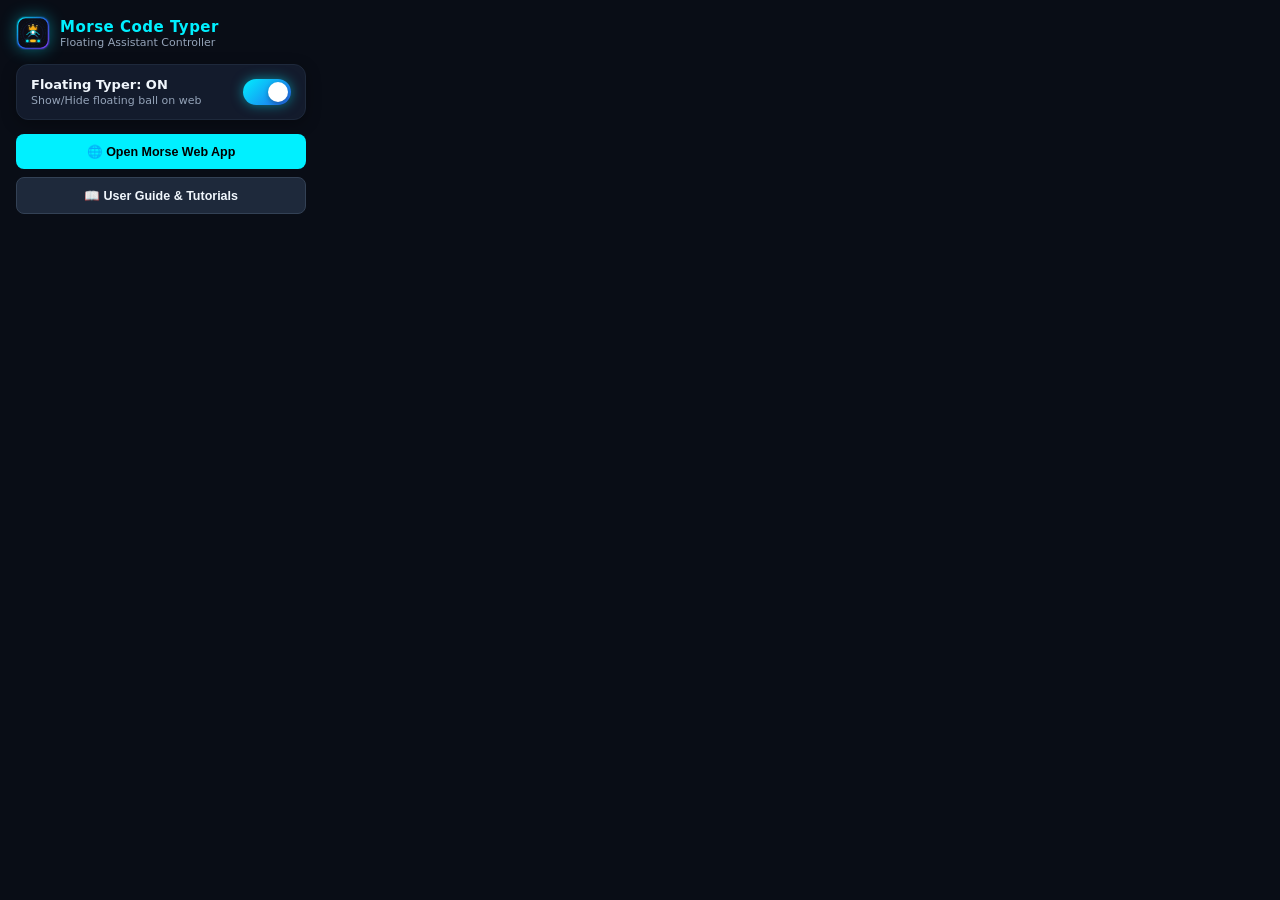
<file: extension/popup.html>
<!DOCTYPE html>
<html lang="en">
<head>
  <meta charset="UTF-8">
  <title>Morse Code Floating Typer</title>
  <style>
    body {
      width: 290px;
      margin: 0;
      padding: 16px;
      font-family: system-ui, -apple-system, sans-serif;
      background: #090d16;
      color: #f0f6fc;
      user-select: none;
    }
    .header {
      display: flex;
      align-items: center;
      gap: 10px;
      margin-bottom: 14px;
    }
    .header img {
      width: 34px;
      height: 34px;
      filter: drop-shadow(0 0 8px rgba(0, 240, 255, 0.4));
    }
    .title {
      font-size: 15px;
      font-weight: 800;
      color: #00f0ff;
      letter-spacing: 0.5px;
    }
    .sub {
      font-size: 11px;
      color: #94a3b8;
    }
    
    /* Master Power Switch Card */
    .power-card {
      background: #131b2c;
      border: 1px solid #1e293b;
      border-radius: 12px;
      padding: 12px 14px;
      display: flex;
      align-items: center;
      justify-content: space-between;
      margin-bottom: 14px;
      box-shadow: 0 4px 15px rgba(0, 0, 0, 0.3);
    }
    .power-label {
      font-size: 13px;
      font-weight: 700;
      color: #f0f6fc;
    }
    .power-desc {
      font-size: 11px;
      color: #94a3b8;
      margin-top: 2px;
    }

    /* Modern Glowing Toggle Switch */
    .switch {
      position: relative;
      display: inline-block;
      width: 48px;
      height: 26px;
      flex-shrink: 0;
    }
    .switch input {
      opacity: 0;
      width: 0;
      height: 0;
    }
    .slider {
      position: absolute;
      cursor: pointer;
      top: 0; left: 0; right: 0; bottom: 0;
      background-color: #334155;
      transition: .25s cubic-bezier(0.4, 0, 0.2, 1);
      border-radius: 26px;
    }
    .slider:before {
      position: absolute;
      content: "";
      height: 20px;
      width: 20px;
      left: 3px;
      bottom: 3px;
      background-color: #ffffff;
      transition: .25s cubic-bezier(0.4, 0, 0.2, 1);
      border-radius: 50%;
      box-shadow: 0 2px 5px rgba(0,0,0,0.3);
    }
    input:checked + .slider {
      background: linear-gradient(135deg, #00f0ff, #2563eb);
      box-shadow: 0 0 12px rgba(0, 240, 255, 0.5);
    }
    input:checked + .slider:before {
      transform: translateX(22px);
    }

    .btn {
      width: 100%;
      padding: 10px;
      border-radius: 8px;
      background: #00f0ff;
      color: #000;
      border: none;
      font-size: 12.5px;
      font-weight: 700;
      cursor: pointer;
      margin-bottom: 8px;
      display: flex;
      align-items: center;
      justify-content: center;
      gap: 6px;
      transition: all 0.2s ease;
    }
    .btn:hover {
      filter: brightness(1.15);
      transform: translateY(-1px);
    }
    .btn-secondary {
      background: #1e293b;
      color: #f0f6fc;
      border: 1px solid #334155;
    }
    .btn-secondary:hover {
      background: #27354a;
      color: #00f0ff;
    }
  </style>
</head>
<body>
  <div class="header">
    <img src="icons/icon.svg" alt="Logo">
    <div>
      <div class="title">Morse Code Typer</div>
      <div class="sub">Floating Assistant Controller</div>
    </div>
  </div>

  <!-- Master Power Switch -->
  <div class="power-card">
    <div>
      <div class="power-label" id="statusLabel">Floating Typer: ON</div>
      <div class="power-desc">Show/Hide floating ball on web</div>
    </div>
    <label class="switch">
      <input type="checkbox" id="masterPowerToggle" checked>
      <span class="slider"></span>
    </label>
  </div>

  <button class="btn" id="openWebAppBtn">🌐 Open Morse Web App</button>
  <button class="btn btn-secondary" id="helpGuideBtn">📖 User Guide & Tutorials</button>

  <script src="popup.js"></script>
</body>
</html>
</file>
<file: css/themes.css>
/**
 * MorseCode-Typer Themes & Shaders
 * Dual Theme System:
 * 1. Royal Sovereign (Light Mode): Clean royal blue & white regal aesthetics
 * 2. Solo Leveling Shadow Monarch (Dark Mode): Abyssal black, electric mana cyan shaders & aura
 */

:root {
  /* Common variables */
  --font-main: 'Segoe UI', system-ui, -apple-system, BlinkMacSystemFont, 'Inter', Roboto, sans-serif;
  --font-mono: 'Consolas', 'Fira Code', 'Courier New', monospace;
  --transition-speed: 0.3s;
  --radius-sm: 8px;
  --radius-md: 14px;
  --radius-lg: 20px;
  --radius-xl: 28px;
}

/* ==========================================================================
   LIGHT THEME: "ROYAL SOVEREIGN" (Pleasant Blue & White)
   ========================================================================== */
:root[data-theme="light"] {
  --bg-primary: #f8fafc;
  --bg-secondary: #ffffff;
  --bg-tertiary: #f1f5f9;
  --bg-card: #ffffff;
  --bg-card-hover: #f8fafc;
  --bg-input: #ffffff;
  --bg-pad: #eff6ff;
  --bg-pad-active: #dbeafe;

  --text-primary: #0f172a;
  --text-secondary: #334155;
  --text-muted: #64748b;
  --text-accent: #1d4ed8;

  --primary: #2563eb;
  --primary-hover: #1d4ed8;
  --primary-glow: rgba(37, 99, 235, 0.25);
  --primary-light: #eff6ff;

  --secondary: #0284c7;
  --accent-gold: #d97706;
  --success: #16a34a;
  --danger: #dc2626;
  --warning: #ea580c;

  --border-color: #e2e8f0;
  --border-focus: #3b82f6;

  --shadow-sm: 0 2px 4px rgba(15, 23, 42, 0.05);
  --shadow-md: 0 6px 16px rgba(15, 23, 42, 0.08);
  --shadow-lg: 0 12px 32px rgba(15, 23, 42, 0.12);
  --shadow-neon: 0 0 20px rgba(37, 99, 235, 0.2);

  --screen-vignette: radial-gradient(circle at center, transparent 70%, rgba(37, 99, 235, 0.04) 100%);
  --screen-border-glow: inset 0 0 40px rgba(37, 99, 235, 0.08);
  --glass-bg: rgba(255, 255, 255, 0.85);
  --glass-border: rgba(226, 232, 240, 0.8);
}

/* ==========================================================================
   DARK THEME: "SOLO LEVELING / SHADOW MONARCH" (Obsidian Black & Mana Blue Shaders)
   ========================================================================== */
:root[data-theme="dark"] {
  --bg-primary: #06080d;
  --bg-secondary: #0c1017;
  --bg-tertiary: #131924;
  --bg-card: #0f1623;
  --bg-card-hover: #162032;
  --bg-input: #0a0e16;
  --bg-pad: #0b1322;
  --bg-pad-active: #10243e;

  --text-primary: #f0f6fc;
  --text-secondary: #94a3b8;
  --text-muted: #64748b;
  --text-accent: #00f0ff;

  --primary: #00e5ff;
  --primary-hover: #38bdf8;
  --primary-glow: rgba(0, 240, 255, 0.45);
  --primary-light: rgba(0, 240, 255, 0.1);

  --secondary: #6366f1;
  --accent-gold: #fbbf24;
  --success: #10b981;
  --danger: #f43f5e;
  --warning: #f59e0b;

  --border-color: #1e293b;
  --border-focus: #00f0ff;

  --shadow-sm: 0 2px 8px rgba(0, 0, 0, 0.5);
  --shadow-md: 0 8px 24px rgba(0, 0, 0, 0.7);
  --shadow-lg: 0 16px 48px rgba(0, 0, 0, 0.85);
  --shadow-neon: 0 0 25px rgba(0, 240, 255, 0.35), 0 0 50px rgba(0, 240, 255, 0.15);

  /* Solo Leveling Screen Perimeter Mana Shaders */
  --screen-vignette: radial-gradient(ellipse at center, rgba(6, 8, 13, 0.2) 0%, rgba(3, 4, 8, 0.95) 100%);
  --screen-border-glow: inset 0 0 80px rgba(0, 229, 255, 0.22), inset 0 0 180px rgba(99, 102, 241, 0.12);
  --glass-bg: rgba(15, 22, 35, 0.75);
  --glass-border: rgba(0, 240, 255, 0.25);
}

/* Ambient Mana Overlay around the whole screen in Dark Mode */
.screen-mana-shader {
  position: fixed;
  top: 0;
  left: 0;
  right: 0;
  bottom: 0;
  pointer-events: none;
  z-index: 1;
  box-shadow: var(--screen-border-glow);
  background: var(--screen-vignette);
  transition: box-shadow var(--transition-speed), background var(--transition-speed);
}

/* Subtle holographic scanline overlay for Dark Mode */
[data-theme="dark"] .screen-mana-shader::after {
  content: "";
  position: absolute;
  top: 0;
  left: 0;
  width: 100%;
  height: 100%;
  background: linear-gradient(rgba(18, 16, 16, 0) 50%, rgba(0, 240, 255, 0.02) 50%);
  background-size: 100% 4px;
  pointer-events: none;
}

/* Ambient Canvas Aura for particles */
#manaAuraCanvas {
  position: fixed;
  top: 0;
  left: 0;
  width: 100vw;
  height: 100vh;
  pointer-events: none;
  z-index: 0;
}
</file>
<file: css/animations.css>
/**
 * Keyframes and Visual Animations
 */

@keyframes pulseGlow {
  0%, 100% {
    box-shadow: 0 0 15px var(--primary-glow), inset 0 0 10px var(--primary-glow);
    border-color: var(--primary);
  }
  50% {
    box-shadow: 0 0 35px var(--primary-glow), 0 0 60px var(--primary-glow), inset 0 0 20px var(--primary-glow);
    border-color: #38bdf8;
  }
}

@keyframes manaVignettePulse {
  0%, 100% {
    opacity: 0.85;
  }
  50% {
    opacity: 1;
  }
}

@keyframes ditBeat {
  0% { transform: scale(1); }
  50% { transform: scale(1.18); filter: brightness(1.4); }
  100% { transform: scale(1); }
}

@keyframes dahBeat {
  0% { transform: scale(1); }
  50% { transform: scale(1.22); filter: brightness(1.5); }
  100% { transform: scale(1); }
}

@keyframes flashCommit {
  0% { opacity: 0; transform: scale(0.5); }
  40% { opacity: 1; transform: scale(1.25); filter: drop-shadow(0 0 20px var(--primary)); }
  100% { opacity: 0; transform: scale(1.5); }
}

@keyframes rippleEffect {
  0% {
    width: 0px;
    height: 0px;
    opacity: 0.8;
  }
  100% {
    width: 380px;
    height: 380px;
    opacity: 0;
  }
}

@keyframes toastSlideIn {
  0% { transform: translateY(30px); opacity: 0; }
  100% { transform: translateY(0); opacity: 1; }
}

@keyframes modalFadeIn {
  0% { opacity: 0; transform: scale(0.95) translateY(-10px); }
  100% { opacity: 1; transform: scale(1) translateY(0); }
}

.playing-pulse {
  animation: pulseGlow 1.4s infinite alternate ease-in-out;
}

.pulse-dot {
  animation: ditBeat 0.18s ease-out;
}

.pulse-dash {
  animation: dahBeat 0.25s ease-out;
}

.click-ripple {
  position: absolute;
  border-radius: 50%;
  transform: translate(-50%, -50%);
  background: radial-gradient(circle, var(--primary) 0%, rgba(0, 240, 255, 0.1) 70%, transparent 100%);
  pointer-events: none;
  animation: rippleEffect 0.55s ease-out forwards;
}

.flash-active {
  animation: flashCommit 0.4s ease-out forwards !important;
}

.screen-mana-shader {
  animation: manaVignettePulse 6s infinite alternate ease-in-out;
}
</file>
<file: css/style.css>
/**
 * MorseCode-Typer - Core Layout & UI Stylesheet
 */

* {
  box-sizing: border-box;
  margin: 0;
  padding: 0;
  -webkit-tap-highlight-color: transparent;
}

body {
  font-family: var(--font-main);
  background-color: var(--bg-primary);
  color: var(--text-primary);
  min-height: 100vh;
  position: relative;
  overflow-x: hidden;
  transition: background-color var(--transition-speed), color var(--transition-speed);
  line-height: 1.6;
}

.app-wrapper {
  position: relative;
  z-index: 2;
  display: flex;
  flex-direction: column;
  min-height: 100vh;
}

.container {
  width: 100%;
  max-width: 1240px;
  margin: 0 auto;
  padding: 0 20px;
}

@media (max-width: 600px) {
  .container {
    padding: 0 12px;
  }
}

/* ==========================================================================
   HEADER & NAVBAR (Scrollable with page)
   ========================================================================== */
.main-header {
  padding: 24px 0 16px 0;
  border-bottom: 1px solid var(--border-color);
  background: var(--bg-secondary);
  position: relative; /* Not fixed/sticky - scrolls naturally */
  z-index: 10;
}

.header-inner {
  display: flex;
  justify-content: space-between;
  align-items: center;
  flex-wrap: wrap;
  gap: 16px;
}

.brand-section {
  display: flex;
  align-items: center;
  gap: 14px;
}

.brand-logo-img {
  width: 48px;
  height: 48px;
  border-radius: var(--radius-md);
  box-shadow: 0 4px 15px var(--primary-glow);
  flex-shrink: 0;
  transition: transform 0.25s ease, filter 0.25s ease;
  filter: drop-shadow(0 0 8px var(--primary-glow));
}

.brand-logo-img:hover {
  transform: scale(1.08) rotate(-3deg);
}

.brand-titles {
  display: flex;
  flex-direction: column;
}

.main-title {
  font-size: 22px;
  font-weight: 800;
  letter-spacing: 2px;
  background: linear-gradient(90deg, var(--text-primary), var(--primary));
  -webkit-background-clip: text;
  -webkit-text-fill-color: transparent;
}

.morse-sub-title {
  font-family: var(--font-mono);
  font-size: 13px;
  letter-spacing: 3px;
  color: var(--primary);
  font-weight: 700;
  opacity: 0.95;
}

.header-actions {
  display: flex;
  align-items: center;
  gap: 10px;
}

.btn-icon-labeled {
  display: inline-flex;
  align-items: center;
  gap: 8px;
  padding: 9px 16px;
  border-radius: var(--radius-sm);
  background: var(--bg-tertiary);
  color: var(--text-primary);
  border: 1px solid var(--border-color);
  cursor: pointer;
  font-size: 14px;
  font-weight: 600;
  transition: all 0.2s ease;
  touch-action: manipulation;
}

.btn-icon-labeled:hover {
  background: var(--bg-card-hover);
  border-color: var(--primary);
  box-shadow: 0 0 12px var(--primary-glow);
  transform: translateY(-1px);
}

.btn-icon-only {
  width: 40px;
  height: 40px;
  border-radius: var(--radius-sm);
  background: var(--bg-tertiary);
  color: var(--text-primary);
  border: 1px solid var(--border-color);
  cursor: pointer;
  font-size: 16px;
  display: inline-flex;
  align-items: center;
  justify-content: center;
  transition: all 0.2s ease;
  touch-action: manipulation;
}

.btn-icon-only:hover {
  background: var(--bg-card-hover);
  border-color: var(--primary);
}

/* ==========================================================================
   NAVIGATION CARDS / TABS
   ========================================================================== */
.navigation-bar {
  padding: 16px 0;
  overflow-x: auto;
  white-space: nowrap;
  -webkit-overflow-scrolling: touch;
  scrollbar-width: thin;
}

.nav-tabs-grid {
  display: flex;
  gap: 10px;
  justify-content: center;
  flex-wrap: wrap;
}

@media (max-width: 768px) {
  .nav-tabs-grid {
    justify-content: flex-start;
    flex-wrap: nowrap;
    padding-bottom: 4px;
  }
}

.nav-tab-btn {
  display: inline-flex;
  align-items: center;
  gap: 8px;
  padding: 11px 18px;
  border-radius: var(--radius-md);
  background: var(--bg-card);
  color: var(--text-secondary);
  border: 1px solid var(--border-color);
  cursor: pointer;
  font-size: 14px;
  font-weight: 700;
  transition: all 0.2s ease;
  box-shadow: var(--shadow-sm);
  flex-shrink: 0;
  touch-action: manipulation;
}

.nav-tab-btn i {
  font-size: 16px;
  color: var(--primary);
}

.nav-tab-btn:hover {
  color: var(--text-primary);
  border-color: var(--primary);
  transform: translateY(-2px);
  box-shadow: 0 6px 18px var(--primary-glow);
}

.nav-tab-btn.active {
  background: linear-gradient(135deg, var(--primary), var(--secondary));
  color: #ffffff;
  border-color: transparent;
  box-shadow: 0 6px 20px var(--primary-glow);
}

.nav-tab-btn.active i {
  color: #ffffff;
}

/* ==========================================================================
   TAB PANES & SECTIONS
   ========================================================================== */
.main-content {
  flex: 1;
  padding: 20px 0 60px 0;
}

.tab-pane {
  display: none;
  animation: modalFadeIn 0.3s ease-out forwards;
}

.tab-pane.active-tab {
  display: block;
}

.section-header {
  display: flex;
  justify-content: space-between;
  align-items: center;
  flex-wrap: wrap;
  gap: 12px;
  margin-bottom: 20px;
}

.section-title {
  font-size: 20px;
  font-weight: 700;
  display: flex;
  align-items: center;
  gap: 10px;
  color: var(--text-primary);
}

.section-title i {
  color: var(--primary);
}

.section-desc {
  font-size: 14px;
  color: var(--text-muted);
  margin-top: 4px;
}

.section-header-actions {
  display: flex;
  gap: 10px;
}

/* ==========================================================================
   TRANSLATOR BOXES (HOME)
   ========================================================================== */
.translator-card {
  background: var(--bg-card);
  border: 1px solid var(--border-color);
  border-radius: var(--radius-lg);
  padding: 22px;
  box-shadow: var(--shadow-md);
  margin-bottom: 25px;
}

@media (max-width: 600px) {
  .translator-card {
    padding: 16px;
  }
}

.translator-grid {
  display: grid;
  grid-template-columns: 1fr 1fr;
  gap: 20px;
  margin-bottom: 20px;
}

@media (max-width: 768px) {
  .translator-grid {
    grid-template-columns: 1fr;
    gap: 16px;
  }
}

.translator-box-wrap {
  display: flex;
  flex-direction: column;
}

.box-header {
  display: flex;
  justify-content: space-between;
  align-items: center;
  margin-bottom: 8px;
}

.box-title {
  font-size: 13px;
  font-weight: 700;
  text-transform: uppercase;
  letter-spacing: 1px;
  color: var(--primary);
  display: flex;
  align-items: center;
  gap: 6px;
}

.box-actions {
  display: flex;
  gap: 6px;
}

.box-action-btn {
  background: var(--bg-tertiary);
  border: 1px solid var(--border-color);
  color: var(--text-primary);
  cursor: pointer;
  font-size: 13px;
  padding: 6px 10px;
  border-radius: var(--radius-sm);
  transition: all 0.2s ease;
  touch-action: manipulation;
}

.box-action-btn:hover {
  color: var(--primary);
  border-color: var(--primary);
}

.translator-textarea {
  width: 100%;
  height: 180px;
  padding: 16px;
  border-radius: var(--radius-md);
  border: 1px solid var(--border-color);
  background: var(--bg-input);
  color: var(--text-primary);
  font-family: var(--font-main);
  font-size: 16px;
  resize: vertical;
  outline: none;
  transition: border-color var(--transition-speed), box-shadow var(--transition-speed);
}

@media (max-width: 600px) {
  .translator-textarea {
    height: 140px;
  }
}

.translator-textarea.morse-code-font {
  font-family: var(--font-mono);
  font-size: 18px;
  letter-spacing: 2px;
}

.translator-textarea:focus {
  border-color: var(--border-focus);
  box-shadow: 0 0 15px var(--primary-glow);
}

.translator-toolbar {
  display: flex;
  justify-content: space-between;
  align-items: center;
  flex-wrap: wrap;
  gap: 16px;
  padding-top: 16px;
  border-top: 1px solid var(--border-color);
}

.wpm-control {
  display: flex;
  align-items: center;
  gap: 10px;
  font-size: 14px;
  font-weight: 600;
  color: var(--text-secondary);
}

.wpm-slider {
  width: 130px;
  cursor: pointer;
  accent-color: var(--primary);
}

.stats-badge {
  font-size: 13px;
  color: var(--text-muted);
  font-family: var(--font-mono);
}

/* ==========================================================================
   INTERACTIVE TAPPING BOARDS (MOUSE & KEYBOARD)
   ========================================================================== */
.typer-workspace {
  display: grid;
  grid-template-columns: 1fr 1fr;
  gap: 24px;
}

@media (max-width: 900px) {
  .typer-workspace {
    grid-template-columns: 1fr;
    gap: 18px;
  }
}

.tapping-pad-card {
  background: var(--bg-card);
  border: 1px solid var(--border-color);
  border-radius: var(--radius-lg);
  padding: 22px;
  box-shadow: var(--shadow-md);
  display: flex;
  flex-direction: column;
}

@media (max-width: 600px) {
  .tapping-pad-card {
    padding: 16px;
  }
}

.interactive-pad-surface {
  position: relative;
  flex: 1;
  min-height: 230px;
  background: var(--bg-pad);
  border: 2px dashed var(--border-color);
  border-radius: var(--radius-md);
  display: flex;
  flex-direction: column;
  align-items: center;
  justify-content: center;
  cursor: pointer;
  user-select: none;
  -webkit-user-select: none;
  overflow: hidden;
  transition: all 0.2s ease;
  margin-bottom: 18px;
  touch-action: manipulation;
}

.interactive-pad-surface:hover {
  border-color: var(--primary);
  background: var(--bg-pad-active);
}

.interactive-pad-surface.active-pressed {
  background: var(--bg-pad-active);
  border-color: var(--primary);
  box-shadow: inset 0 0 25px var(--primary-glow), 0 0 25px var(--primary-glow);
  transform: scale(0.985);
}

.pad-instruction-icon {
  font-size: 38px;
  color: var(--primary);
  margin-bottom: 10px;
}

.pad-instruction-text {
  font-size: 15px;
  font-weight: 700;
  color: var(--text-primary);
  text-align: center;
  padding: 0 10px;
}

.pad-instruction-sub {
  font-size: 13px;
  color: var(--text-muted);
  margin-top: 4px;
  text-align: center;
  padding: 0 10px;
}

.live-key-hint {
  margin-top: 10px;
  padding: 4px 10px;
  border-radius: var(--radius-sm);
  background: var(--primary-light);
  color: var(--primary);
  font-size: 12px;
  font-weight: 700;
  font-family: var(--font-mono);
  text-align: center;
}

/* Dual Display Boards */
.live-buffer-board {
  background: var(--bg-tertiary);
  border: 1px solid var(--border-color);
  border-radius: var(--radius-md);
  padding: 14px 18px;
  display: flex;
  align-items: center;
  justify-content: space-between;
  margin-bottom: 12px;
  position: relative;
  overflow: hidden;
}

.buffer-content-wrap {
  display: flex;
  align-items: center;
  gap: 12px;
}

.buffer-symbols {
  font-family: var(--font-mono);
  font-size: 22px;
  font-weight: 800;
  color: var(--primary);
  letter-spacing: 4px;
}

.buffer-char-preview {
  font-size: 18px;
  font-weight: 800;
  color: var(--accent-gold);
  opacity: 0;
  transition: opacity 0.2s ease;
}

.buffer-char-preview.visible {
  opacity: 1;
}

.commit-timer-svg {
  width: 36px;
  height: 36px;
  transform: rotate(-90deg);
}

.timer-circle-bg {
  fill: none;
  stroke: var(--border-color);
  stroke-width: 3;
}

.timer-circle-val {
  fill: none;
  stroke: var(--primary);
  stroke-width: 3;
  stroke-dasharray: 100;
  stroke-dashoffset: 100;
  transition: stroke-dashoffset 0.05s linear;
}

.commit-flash-overlay {
  position: absolute;
  top: 50%;
  left: 50%;
  transform: translate(-50%, -50%);
  font-size: 48px;
  font-weight: 900;
  color: var(--primary);
  opacity: 0;
  pointer-events: none;
}

/* Decoded Output Card */
.decoded-output-card {
  background: var(--bg-card);
  border: 1px solid var(--border-color);
  border-radius: var(--radius-lg);
  padding: 22px;
  box-shadow: var(--shadow-md);
  display: flex;
  flex-direction: column;
}

@media (max-width: 600px) {
  .decoded-output-card {
    padding: 16px;
  }
}

.decoded-output-textarea {
  flex: 1;
  min-height: 200px;
  padding: 16px;
  border-radius: var(--radius-md);
  border: 1px solid var(--border-color);
  background: var(--bg-input);
  color: var(--text-primary);
  font-family: var(--font-main);
  font-size: 18px;
  font-weight: 600;
  resize: vertical;
  outline: none;
  margin-bottom: 16px;
}

@media (max-width: 600px) {
  .decoded-output-textarea {
    min-height: 140px;
  }
}

.output-action-bar {
  display: flex;
  flex-wrap: wrap;
  gap: 8px;
}

/* ==========================================================================
   LEARN MORSE GRID (CARD 3)
   ========================================================================== */
.learn-filters-bar {
  display: flex;
  justify-content: space-between;
  align-items: center;
  flex-wrap: wrap;
  gap: 14px;
  margin-bottom: 20px;
}

.filter-btn-group {
  display: flex;
  gap: 8px;
  flex-wrap: wrap;
}

.learn-filter-btn {
  padding: 8px 14px;
  border-radius: var(--radius-sm);
  background: var(--bg-card);
  border: 1px solid var(--border-color);
  color: var(--text-secondary);
  cursor: pointer;
  font-size: 13px;
  font-weight: 600;
  transition: all 0.2s ease;
  touch-action: manipulation;
}

.learn-filter-btn.active, .learn-filter-btn:hover {
  background: var(--primary);
  color: #fff;
  border-color: var(--primary);
}

.learn-search-input {
  padding: 8px 14px;
  border-radius: var(--radius-sm);
  border: 1px solid var(--border-color);
  background: var(--bg-card);
  color: var(--text-primary);
  font-size: 14px;
  outline: none;
  width: 200px;
}

@media (max-width: 600px) {
  .learn-search-input {
    width: 100%;
  }
}

.learn-search-input:focus {
  border-color: var(--primary);
}

.learn-grid {
  display: grid;
  grid-template-columns: repeat(auto-fill, minmax(240px, 1fr));
  gap: 18px;
  margin-bottom: 30px;
}

@media (max-width: 600px) {
  .learn-grid {
    grid-template-columns: 1fr;
    gap: 14px;
  }
}

.learn-char-card {
  background: var(--bg-card);
  border: 1px solid var(--border-color);
  border-radius: var(--radius-md);
  padding: 16px;
  box-shadow: var(--shadow-sm);
  transition: all 0.25s ease;
  display: flex;
  flex-direction: column;
}

.learn-char-card:hover {
  transform: translateY(-3px);
  border-color: var(--primary);
  box-shadow: var(--shadow-neon);
}

.card-top {
  display: flex;
  justify-content: space-between;
  align-items: center;
  margin-bottom: 10px;
}

.char-badge {
  font-size: 26px;
  font-weight: 900;
  color: var(--text-primary);
}

.play-char-btn {
  width: 36px;
  height: 36px;
  border-radius: 50%;
  background: var(--primary-light);
  border: 1px solid var(--border-color);
  color: var(--primary);
  cursor: pointer;
  display: flex;
  align-items: center;
  justify-content: center;
  transition: all 0.2s ease;
  touch-action: manipulation;
}

.play-char-btn:hover {
  background: var(--primary);
  color: #fff;
  transform: scale(1.1);
}

.card-morse-row {
  display: flex;
  justify-content: space-between;
  align-items: center;
  margin-bottom: 12px;
  background: var(--bg-tertiary);
  padding: 8px 12px;
  border-radius: var(--radius-sm);
}

.morse-text {
  font-family: var(--font-mono);
  font-size: 18px;
  font-weight: 800;
  color: var(--primary);
  letter-spacing: 2px;
}

.morse-visual-pills {
  display: flex;
  gap: 4px;
}

.symbol-pill {
  font-size: 15px;
  font-weight: 800;
}

.pill-dot { color: var(--primary); }
.pill-dash { color: var(--accent-gold); }

.mnemonic-section {
  flex: 1;
  font-size: 13px;
  color: var(--text-secondary);
  margin-bottom: 12px;
}

.mnemonic-word {
  color: var(--text-primary);
  margin-bottom: 2px;
}

.mnemonic-word i {
  color: var(--accent-gold);
  margin-right: 4px;
}

.mnemonic-hint {
  color: var(--text-muted);
  font-style: italic;
}

.try-char-btn {
  width: 100%;
  padding: 8px;
  border-radius: var(--radius-sm);
  background: var(--bg-tertiary);
  border: 1px solid var(--border-color);
  color: var(--text-primary);
  font-size: 12px;
  font-weight: 700;
  cursor: pointer;
  transition: all 0.2s ease;
  touch-action: manipulation;
}

.try-char-btn:hover {
  background: var(--primary);
  color: #fff;
  border-color: var(--primary);
}

.chart-img-modal-body {
  text-align: center;
  overflow: auto;
  max-height: 75vh;
}

.mnemonic-full-img {
  max-width: 100%;
  height: auto;
  border-radius: var(--radius-md);
  box-shadow: var(--shadow-lg);
  background: #fff;
}

/* ==========================================================================
   PRACTICE & QUIZ ENGINE (CARD 4)
   ========================================================================== */
.practice-container {
  display: grid;
  grid-template-columns: 280px 1fr;
  gap: 24px;
}

@media (max-width: 860px) {
  .practice-container {
    grid-template-columns: 1fr;
    gap: 18px;
  }
}

.practice-sidebar-card {
  background: var(--bg-card);
  border: 1px solid var(--border-color);
  border-radius: var(--radius-lg);
  padding: 20px;
  box-shadow: var(--shadow-md);
  display: flex;
  flex-direction: column;
  gap: 16px;
}

.stat-item {
  display: flex;
  justify-content: space-between;
  align-items: center;
  padding: 8px 0;
  border-bottom: 1px solid var(--border-color);
}

.stat-label {
  font-size: 13px;
  color: var(--text-muted);
  font-weight: 600;
}

.stat-val {
  font-size: 18px;
  font-weight: 800;
  font-family: var(--font-mono);
  color: var(--primary);
}

.rank-badge {
  display: inline-block;
  padding: 8px 12px;
  border-radius: var(--radius-sm);
  font-size: 13px;
  font-weight: 800;
  text-align: center;
  width: 100%;
}

.rank-novice { background: #334155; color: #fff; }
.rank-a { background: #0284c7; color: #fff; }
.rank-s { background: #7c3aed; color: #fff; }
.rank-monarch { background: linear-gradient(90deg, #00f0ff, #7c3aed); color: #000; font-weight: 900; }

.quiz-main-card {
  background: var(--bg-card);
  border: 1px solid var(--border-color);
  border-radius: var(--radius-lg);
  padding: 28px;
  box-shadow: var(--shadow-md);
  display: flex;
  flex-direction: column;
  justify-content: center;
  min-height: 420px;
}

@media (max-width: 600px) {
  .quiz-main-card {
    padding: 16px;
    min-height: auto;
  }
}

.quiz-question-header {
  text-align: center;
  margin-bottom: 24px;
}

.quiz-subtitle {
  font-size: 14px;
  color: var(--text-muted);
  margin-bottom: 12px;
}

.quiz-prompt-box {
  display: flex;
  align-items: center;
  justify-content: center;
  min-height: 60px;
}

.quiz-prompt-text {
  font-size: 36px;
  font-weight: 900;
  font-family: var(--font-mono);
  letter-spacing: 4px;
  color: var(--primary);
}

/* Dedicated Audio Question Banner */
.quiz-audio-banner {
  display: flex;
  flex-direction: column;
  align-items: center;
  justify-content: center;
  gap: 12px;
  margin-bottom: 10px;
}

.quiz-sound-banner-btn {
  display: inline-flex;
  align-items: center;
  gap: 12px;
  padding: 16px 28px;
  border-radius: var(--radius-md);
  background: linear-gradient(135deg, var(--primary), var(--secondary));
  color: #fff;
  border: none;
  font-size: 17px;
  font-weight: 800;
  cursor: pointer;
  box-shadow: 0 6px 20px var(--primary-glow);
  transition: all 0.2s ease;
  touch-action: manipulation;
}

.quiz-sound-banner-btn:hover {
  transform: scale(1.03);
  box-shadow: 0 8px 25px var(--primary-glow);
}

.quiz-options-grid {
  display: grid;
  grid-template-columns: 1fr 1fr;
  gap: 14px;
  margin-bottom: 20px;
}

@media (max-width: 640px) {
  .quiz-options-grid {
    grid-template-columns: 1fr;
    gap: 10px;
  }
}

.quiz-option-btn {
  padding: 16px 20px;
  border-radius: var(--radius-md);
  background: var(--bg-tertiary);
  border: 2px solid var(--border-color);
  color: var(--text-primary);
  font-size: 18px;
  font-weight: 700;
  cursor: pointer;
  display: flex;
  align-items: center;
  gap: 12px;
  transition: all 0.2s ease;
  touch-action: manipulation;
  min-height: 58px;
}

.quiz-option-btn:hover {
  border-color: var(--primary);
  background: var(--bg-card-hover);
  transform: translateY(-2px);
}

.quiz-option-btn .opt-index {
  display: inline-flex;
  align-items: center;
  justify-content: center;
  width: 28px;
  height: 28px;
  border-radius: 50%;
  background: var(--primary-light);
  color: var(--primary);
  font-size: 13px;
  font-weight: 800;
  flex-shrink: 0;
}

.quiz-option-btn.correct-choice {
  background: rgba(16, 185, 129, 0.2) !important;
  border-color: var(--success) !important;
  color: var(--success) !important;
}

.quiz-option-btn.wrong-choice {
  background: rgba(244, 63, 94, 0.2) !important;
  border-color: var(--danger) !important;
  color: var(--danger) !important;
}

/* Interactive Tapping Challenge */
.interactive-tapping-container {
  text-align: center;
  margin-bottom: 20px;
}

.interactive-tap-buffer {
  min-height: 60px;
  padding: 12px 18px;
  border-radius: var(--radius-md);
  background: var(--bg-tertiary);
  border: 2px solid var(--border-color);
  font-family: var(--font-mono);
  font-size: 26px;
  font-weight: 800;
  color: var(--primary);
  letter-spacing: 4px;
  margin-bottom: 16px;
  display: flex;
  align-items: center;
  justify-content: center;
  word-break: break-all;
}

.interactive-tap-buttons {
  display: flex;
  justify-content: center;
  gap: 8px;
  flex-wrap: wrap;
  margin-bottom: 14px;
}

.quiz-tap-action-btn {
  padding: 12px 20px;
  border-radius: var(--radius-sm);
  background: var(--bg-tertiary);
  border: 1px solid var(--border-color);
  color: var(--text-primary);
  font-size: 15px;
  font-weight: 700;
  cursor: pointer;
  transition: all 0.2s ease;
  touch-action: manipulation;
}

.quiz-tap-action-btn:hover {
  background: var(--primary);
  color: #fff;
  border-color: var(--primary);
}

.interactive-feedback-row {
  min-height: 28px;
  font-size: 14px;
  font-weight: 700;
}

.correct-text { color: var(--success); }
.wrong-text { color: var(--danger); }

/* ==========================================================================
   FOOTER & CREATOR INSCRIPTION
   ========================================================================== */
.main-footer {
  border-top: 1px solid var(--border-color);
  background: var(--bg-secondary);
  padding: 36px 0 25px 0;
  margin-top: auto;
}

.footer-content-grid {
  display: grid;
  grid-template-columns: 1.5fr 1fr 1fr;
  gap: 24px;
  margin-bottom: 25px;
}

@media (max-width: 768px) {
  .footer-content-grid {
    grid-template-columns: 1fr;
    gap: 20px;
  }
}

.footer-brand h3 {
  font-size: 17px;
  font-weight: 800;
  margin-bottom: 8px;
  color: var(--primary);
}

.footer-brand p {
  font-size: 13px;
  color: var(--text-secondary);
}

.footer-motivation {
  display: flex;
  flex-direction: column;
  justify-content: center;
}

.quote-box {
  font-style: italic;
  font-size: 13px;
  color: var(--text-primary);
  border-left: 3px solid var(--primary);
  padding-left: 12px;
  line-height: 1.5;
}

.quote-author {
  font-style: normal;
  font-weight: 700;
  color: var(--primary);
  margin-top: 4px;
  font-size: 12px;
}

.footer-feedback h4 {
  font-size: 14px;
  font-weight: 700;
  margin-bottom: 6px;
  color: var(--text-primary);
}

.feedback-email-link {
  display: inline-flex;
  align-items: center;
  gap: 8px;
  color: var(--primary);
  text-decoration: none;
  font-weight: 600;
  font-size: 13px;
}

.feedback-email-link:hover {
  text-decoration: underline;
}

.footer-bottom-row {
  border-top: 1px solid var(--border-color);
  padding-top: 18px;
  display: flex;
  flex-direction: column;
  align-items: center;
  gap: 6px;
  text-align: center;
}

.creator-morse-inscribed {
  font-family: var(--font-mono);
  font-size: 13px;
  letter-spacing: 2px;
  color: var(--primary);
  font-weight: 700;
  word-break: break-all;
}

.creator-text-sub {
  font-size: 12px;
  color: var(--text-muted);
}

/* ==========================================================================
   MODALS
   ========================================================================== */
.modal-overlay {
  position: fixed;
  top: 0;
  left: 0;
  right: 0;
  bottom: 0;
  background: rgba(0, 0, 0, 0.75);
  backdrop-filter: blur(6px);
  z-index: 1000;
  display: flex;
  align-items: center;
  justify-content: center;
  padding: 16px;
  opacity: 0;
  pointer-events: none;
  transition: opacity 0.25s ease;
}

.modal-overlay.open {
  opacity: 1;
  pointer-events: auto;
}

.modal-card {
  background: var(--bg-card);
  border: 1px solid var(--border-color);
  border-radius: var(--radius-lg);
  width: 100%;
  max-width: 560px;
  box-shadow: var(--shadow-lg);
  overflow: hidden;
  animation: modalFadeIn 0.25s ease-out;
}

.modal-card.wide-modal {
  max-width: 900px;
}

.modal-header {
  padding: 16px 20px;
  border-bottom: 1px solid var(--border-color);
  display: flex;
  justify-content: space-between;
  align-items: center;
}

.modal-header h3 {
  font-size: 17px;
  font-weight: 700;
  color: var(--text-primary);
}

.modal-close-btn {
  background: transparent;
  border: none;
  color: var(--text-muted);
  font-size: 18px;
  cursor: pointer;
  transition: color 0.2s ease;
  touch-action: manipulation;
}

.modal-close-btn:hover {
  color: var(--danger);
}

.modal-body {
  padding: 20px;
  max-height: 70vh;
  overflow-y: auto;
}

.modal-footer {
  padding: 14px 20px;
  border-top: 1px solid var(--border-color);
  display: flex;
  justify-content: flex-end;
  gap: 10px;
}

.form-group {
  margin-bottom: 16px;
}

.form-group label {
  display: block;
  font-size: 13px;
  font-weight: 600;
  margin-bottom: 6px;
  color: var(--text-secondary);
}

.form-control {
  width: 100%;
  padding: 10px 12px;
  border-radius: var(--radius-sm);
  border: 1px solid var(--border-color);
  background: var(--bg-input);
  color: var(--text-primary);
  font-size: 14px;
  outline: none;
}

.form-control:focus {
  border-color: var(--primary);
}

/* Toast styling */
.toast-container {
  position: fixed;
  bottom: 20px;
  right: 20px;
  z-index: 2000;
  display: flex;
  flex-direction: column;
  gap: 8px;
  max-width: 90vw;
}

.toast {
  display: flex;
  align-items: center;
  gap: 10px;
  padding: 12px 16px;
  border-radius: var(--radius-md);
  background: var(--bg-card);
  border: 1px solid var(--border-color);
  color: var(--text-primary);
  font-size: 13px;
  font-weight: 600;
  box-shadow: var(--shadow-lg);
  opacity: 0;
  transform: translateY(20px);
  transition: all 0.3s cubic-bezier(0.4, 0, 0.2, 1);
}

.toast.show {
  opacity: 1;
  transform: translateY(0);
}

.toast-success { border-left: 4px solid var(--success); }
.toast-error { border-left: 4px solid var(--danger); }
.toast-info { border-left: 4px solid var(--primary); }
.toast-warning { border-left: 4px solid var(--warning); }
</file>
<file: css/mobile.css>
/**
 * MorseCode-Typer - Dedicated Mobile Stylesheet
 * Scoped strictly to screens <= 768px to preserve desktop UI 100%
 */

@media (max-width: 768px) {
  /* Layout & Container */
  .container {
    padding: 0 14px;
  }

  body {
    font-size: 14px;
  }

  /* Header Optimization */
  .main-header {
    padding: 14px 0 10px 0;
  }

  .header-inner {
    flex-direction: row;
    justify-content: space-between;
    align-items: center;
    gap: 8px;
  }

  .brand-section {
    gap: 10px;
  }

  .brand-logo-img {
    width: 38px;
    height: 38px;
  }

  .main-title {
    font-size: 17px;
    letter-spacing: 1px;
  }

  .morse-sub-title {
    font-size: 10px;
    letter-spacing: 1.5px;
  }

  .header-actions {
    gap: 6px;
  }

  .btn-icon-labeled {
    padding: 7px 10px;
    font-size: 12px;
    border-radius: 8px;
  }

  .btn-icon-labeled .btn-text, .btn-icon-labeled span {
    font-size: 11px;
  }

  .btn-icon-only {
    width: 34px;
    height: 34px;
    font-size: 14px;
  }

  /* Navigation Bar - Horizontal Swipeable Capsule Grid */
  .navigation-bar {
    padding: 8px 0 12px 0;
    margin-bottom: 6px;
    overflow-x: auto;
    white-space: nowrap;
    -webkit-overflow-scrolling: touch;
    scrollbar-width: none;
  }

  .navigation-bar::-webkit-scrollbar {
    display: none;
  }

  .nav-tabs-grid {
    display: flex;
    gap: 8px;
    justify-content: flex-start;
    flex-wrap: nowrap;
    padding: 0 14px;
  }

  .nav-tab-btn {
    padding: 9px 14px;
    border-radius: 20px;
    font-size: 12.5px;
    flex-shrink: 0;
  }

  .nav-tab-btn i {
    font-size: 14px;
  }

  /* Section Headers */
  .section-header {
    margin-bottom: 14px;
  }

  .section-title {
    font-size: 17px;
  }

  .section-desc {
    font-size: 12.5px;
    line-height: 1.4;
  }

  .section-header-actions {
    width: 100%;
    margin-top: 6px;
  }

  .section-header-actions .btn-icon-labeled {
    flex: 1;
    justify-content: center;
  }

  /* Translator Mobile */
  .translator-card {
    padding: 14px;
    border-radius: 14px;
  }

  .translator-grid {
    grid-template-columns: 1fr;
    gap: 14px;
    margin-bottom: 14px;
  }

  .translator-textarea {
    height: 120px;
    padding: 12px;
    font-size: 15px;
  }

  .translator-textarea.morse-code-font {
    font-size: 16px;
    letter-spacing: 1.5px;
  }

  .translator-toolbar {
    flex-direction: column;
    align-items: stretch;
    gap: 12px;
    padding-top: 12px;
  }

  .wpm-control {
    justify-content: space-between;
    width: 100%;
  }

  .translator-actions {
    display: flex;
    gap: 8px;
  }

  .translator-actions .btn-icon-labeled {
    flex: 1;
    justify-content: center;
  }

  .stats-badge {
    text-align: center;
    font-size: 11px;
  }

  /* Mouse & Touch Typer Workspace */
  .typer-workspace {
    grid-template-columns: 1fr;
    gap: 14px;
  }

  .tapping-pad-card, .decoded-output-card {
    padding: 14px;
    border-radius: 14px;
  }

  .live-buffer-board {
    padding: 10px 14px;
  }

  .buffer-symbols {
    font-size: 18px;
    letter-spacing: 2px;
  }

  .buffer-char-preview {
    font-size: 15px;
  }

  .interactive-pad-surface {
    min-height: 190px;
    margin-bottom: 12px;
    border-radius: 14px;
    padding: 0;
    overflow: hidden;
    position: relative;
    border: 2px solid var(--border-color);
  }

  .desktop-pad-instructions {
    display: none !important;
  }

  /* Split Dual-Zone Mobile Touch Pad */
  .mobile-touch-zones-overlay {
    display: flex !important;
    width: 100%;
    height: 100%;
    min-height: 190px;
    position: relative;
  }

  .mobile-touch-zone {
    flex: 1;
    display: flex;
    flex-direction: column;
    align-items: center;
    justify-content: center;
    padding: 16px 8px;
    text-align: center;
    background: rgba(0, 240, 255, 0.03);
    transition: background 0.15s ease, transform 0.15s ease;
    user-select: none;
    -webkit-user-select: none;
    touch-action: manipulation;
  }

  .mobile-zone-left {
    border-top-left-radius: 12px;
    border-bottom-left-radius: 12px;
  }

  .mobile-zone-right {
    border-top-right-radius: 12px;
    border-bottom-right-radius: 12px;
  }

  /* Glowing Center Dividing Line */
  .mobile-touch-divider {
    width: 2px;
    background: linear-gradient(to bottom, transparent, var(--primary), var(--secondary), transparent);
    box-shadow: 0 0 10px var(--primary-glow);
    height: 80%;
    align-self: center;
    flex-shrink: 0;
    position: relative;
  }

  .mobile-touch-divider::after {
    content: "VS";
    position: absolute;
    top: 50%;
    left: 50%;
    transform: translate(-50%, -50%);
    background: var(--bg-card);
    border: 1px solid var(--primary);
    color: var(--primary);
    font-size: 9px;
    font-weight: 900;
    padding: 2px 4px;
    border-radius: 4px;
  }

  .mobile-zone-left.active-touch {
    background: rgba(0, 240, 255, 0.2);
    box-shadow: inset 0 0 20px var(--primary-glow);
  }

  .mobile-zone-right.active-touch {
    background: rgba(251, 191, 36, 0.2);
    box-shadow: inset 0 0 20px rgba(251, 191, 36, 0.4);
  }

  .zone-label-badge {
    font-size: 10.5px;
    font-weight: 800;
    letter-spacing: 1px;
    color: var(--primary);
    text-transform: uppercase;
    margin-bottom: 4px;
  }

  .mobile-zone-right .zone-label-badge {
    color: var(--gold, #fbbf24);
  }

  .zone-action-text {
    font-size: 16px;
    font-weight: 900;
    color: var(--text-primary);
    letter-spacing: 1px;
    margin-bottom: 4px;
  }

  .zone-sub-hint {
    font-size: 11px;
    color: var(--text-muted);
  }

  .decoded-output-textarea {
    min-height: 120px;
    font-size: 15px;
    padding: 12px;
    margin-bottom: 12px;
  }

  .output-action-bar {
    display: grid;
    grid-template-columns: repeat(3, 1fr);
    gap: 6px;
  }

  .output-action-bar .btn-icon-labeled {
    padding: 8px 4px;
    font-size: 11px;
    justify-content: center;
  }

  /* On-Screen Mobile Morse Keypad for Keyboard Card */
  .mobile-onscreen-keypad {
    display: flex;
    flex-direction: column;
    gap: 8px;
    margin-top: 10px;
    padding: 10px;
    background: var(--bg-tertiary);
    border-radius: 12px;
    border: 1px solid var(--border-color);
  }

  .mobile-key-spacebar {
    width: 100%;
    padding: 16px;
    border-radius: 10px;
    background: linear-gradient(135deg, var(--primary), var(--secondary));
    color: #fff;
    border: none;
    font-size: 15px;
    font-weight: 800;
    cursor: pointer;
    box-shadow: 0 4px 15px var(--primary-glow);
    touch-action: manipulation;
  }

  .mobile-key-spacebar:active {
    transform: scale(0.98);
  }

  .mobile-key-aux-grid {
    display: grid;
    grid-template-columns: repeat(4, 1fr);
    gap: 6px;
  }

  .mobile-key-btn {
    padding: 12px 6px;
    border-radius: 8px;
    background: var(--bg-card);
    border: 1px solid var(--border-color);
    color: var(--text-primary);
    font-size: 13px;
    font-weight: 700;
    cursor: pointer;
    text-align: center;
    touch-action: manipulation;
  }

  .mobile-key-btn:active {
    background: var(--primary-light);
    border-color: var(--primary);
    color: var(--primary);
  }

  /* Learn Grid Mobile */
  .learn-filters-bar {
    flex-direction: column;
    align-items: stretch;
    gap: 10px;
  }

  .filter-btn-group {
    display: grid;
    grid-template-columns: repeat(2, 1fr);
    gap: 6px;
  }

  .learn-filter-btn {
    padding: 8px;
    text-align: center;
    font-size: 12px;
  }

  .learn-search-input {
    width: 100%;
    padding: 10px;
  }

  .learn-grid {
    grid-template-columns: 1fr;
    gap: 12px;
  }

  .learn-char-card {
    padding: 14px;
  }

  /* Practice Arena Mobile */
  .practice-container {
    grid-template-columns: 1fr;
    gap: 14px;
  }

  .practice-sidebar-card {
    padding: 14px;
    gap: 12px;
  }

  .quiz-main-card {
    padding: 16px;
    min-height: auto;
  }

  .quiz-prompt-text {
    font-size: 28px;
    letter-spacing: 2px;
  }

  .quiz-sound-banner-btn {
    width: 100%;
    padding: 14px;
    font-size: 14.5px;
    justify-content: center;
  }

  .quiz-options-grid {
    grid-template-columns: 1fr;
    gap: 8px;
  }

  .quiz-option-btn {
    padding: 14px 16px;
    font-size: 15px;
    min-height: 50px;
  }

  .interactive-tap-buffer {
    min-height: 50px;
    font-size: 20px;
    padding: 10px;
  }

  .interactive-tap-buttons {
    display: grid;
    grid-template-columns: repeat(3, 1fr);
    gap: 6px;
  }

  .quiz-tap-action-btn {
    padding: 10px 4px;
    font-size: 13px;
    justify-content: center;
  }

  #quizTapSubmitBtn {
    grid-column: span 3;
    padding: 12px;
    font-size: 14px;
  }

  /* Footer Mobile */
  .main-footer {
    padding: 24px 0 16px 0;
  }

  .footer-content-grid {
    grid-template-columns: 1fr;
    gap: 16px;
  }

  .footer-bottom-row {
    padding-top: 14px;
  }

  .creator-morse-inscribed {
    font-size: 11px;
    letter-spacing: 1.5px;
  }
}
</file>
<file: extension/content.css>
/**
 * Morse Code Floating Extension - Isolated CSS Styles
 */

:root {
  --mext-primary: #00f0ff;
  --mext-secondary: #3b82f6;
  --mext-bg: rgba(12, 16, 26, 0.95);
  --mext-card: #131b2c;
  --mext-border: #1e293b;
  --mext-text: #f0f6fc;
  --mext-muted: #94a3b8;
  --mext-gold: #fbbf24;
  --mext-glow: rgba(0, 240, 255, 0.4);
}

[data-mext-theme="light"] {
  --mext-primary: #2563eb;
  --mext-secondary: #0284c7;
  --mext-bg: rgba(255, 255, 255, 0.97);
  --mext-card: #f8fafc;
  --mext-border: #cbd5e1;
  --mext-text: #0f172a;
  --mext-muted: #64748b;
  --mext-gold: #d97706;
  --mext-glow: rgba(37, 99, 235, 0.25);
}

/* Floating Ball Trigger */
#morse-ext-ball {
  position: fixed;
  bottom: 30px;
  right: 30px;
  width: 54px;
  height: 54px;
  border-radius: 50%;
  background: linear-gradient(135deg, var(--mext-primary), var(--mext-secondary));
  box-shadow: 0 6px 22px var(--mext-glow), 0 0 15px var(--mext-glow);
  z-index: 2147483645;
  cursor: grab;
  display: flex;
  align-items: center;
  justify-content: center;
  color: #fff;
  font-family: system-ui, -apple-system, sans-serif;
  user-select: none;
  -webkit-user-select: none;
  touch-action: none;
  transition: transform 0.2s cubic-bezier(0.4, 0, 0.2, 1), box-shadow 0.2s ease;
}

#morse-ext-ball:hover {
  transform: scale(1.1);
  box-shadow: 0 8px 30px var(--mext-glow), 0 0 25px var(--mext-glow);
}

#morse-ext-ball:active {
  cursor: grabbing;
  transform: scale(0.95);
}

.mext-ball-icon {
  width: 32px;
  height: 32px;
  pointer-events: none;
}

/* Floating Morse Widget Box */
#morse-ext-widget {
  position: fixed;
  bottom: 30px;
  right: 30px;
  width: 330px;
  max-width: 92vw;
  background: var(--mext-bg);
  color: var(--mext-text);
  border: 1.5px solid var(--mext-border);
  border-radius: 18px;
  box-shadow: 0 16px 40px rgba(0, 0, 0, 0.6), 0 0 25px var(--mext-glow);
  z-index: 2147483646;
  font-family: system-ui, -apple-system, sans-serif;
  display: none;
  flex-direction: column;
  overflow: hidden;
  backdrop-filter: blur(16px);
  -webkit-backdrop-filter: blur(16px);
  animation: mextFadeIn 0.25s ease-out;
  touch-action: manipulation;
}

#morse-ext-widget.mext-open {
  display: flex;
}

@keyframes mextFadeIn {
  from { opacity: 0; transform: scale(0.9) translateY(20px); }
  to { opacity: 1; transform: scale(1) translateY(0); }
}

/* Widget Header */
.mext-header {
  padding: 10px 14px;
  background: var(--mext-card);
  border-bottom: 1px solid var(--mext-border);
  display: flex;
  align-items: center;
  justify-content: space-between;
  cursor: grab;
  user-select: none;
  -webkit-user-select: none;
}

.mext-header:active {
  cursor: grabbing;
}

.mext-brand {
  display: flex;
  align-items: center;
  gap: 8px;
  font-size: 13px;
  font-weight: 800;
  letter-spacing: 0.5px;
  color: var(--mext-primary);
}

.mext-header-actions {
  display: flex;
  align-items: center;
  gap: 4px;
}

.mext-btn-icon {
  background: transparent;
  border: none;
  color: var(--mext-muted);
  cursor: pointer;
  width: 28px;
  height: 28px;
  border-radius: 6px;
  display: flex;
  align-items: center;
  justify-content: center;
  font-size: 13px;
  font-weight: 700;
  transition: all 0.2s ease;
}

.mext-btn-icon:hover {
  background: rgba(0, 240, 255, 0.15);
  color: var(--mext-primary);
}

.mext-btn-icon.mext-active {
  background: var(--mext-primary);
  color: #fff;
}

/* Active Target Element Status Indicator */
.mext-target-bar {
  padding: 6px 12px;
  font-size: 11px;
  font-weight: 600;
  background: rgba(0, 240, 255, 0.08);
  color: var(--mext-primary);
  display: flex;
  align-items: center;
  justify-content: space-between;
  border-bottom: 1px solid var(--mext-border);
}

/* Buffer & Countdown Board */
.mext-buffer-row {
  padding: 10px 14px;
  background: var(--mext-card);
  display: flex;
  align-items: center;
  justify-content: space-between;
  border-bottom: 1px solid var(--mext-border);
}

.mext-buffer-text {
  font-family: 'Consolas', 'Courier New', monospace;
  font-size: 22px;
  font-weight: 800;
  color: var(--mext-primary);
  letter-spacing: 3px;
  min-height: 28px;
}

.mext-preview-badge {
  font-size: 16px;
  font-weight: 800;
  color: var(--mext-gold);
}

.mext-timer-svg {
  width: 28px;
  height: 28px;
  transform: rotate(-90deg);
}

.mext-timer-bg {
  fill: none;
  stroke: var(--mext-border);
  stroke-width: 3;
}

.mext-timer-val {
  fill: none;
  stroke: var(--mext-primary);
  stroke-width: 3;
  stroke-dasharray: 100;
  stroke-dashoffset: 100;
  transition: stroke-dashoffset 0.05s linear;
}

/* Interactive Tapping Pad */
.mext-pad {
  position: relative;
  margin: 12px;
  padding: 24px 14px;
  background: rgba(0, 240, 255, 0.04);
  border: 2px dashed var(--mext-border);
  border-radius: 12px;
  text-align: center;
  cursor: pointer;
  user-select: none;
  -webkit-user-select: none;
  transition: all 0.2s ease;
  touch-action: manipulation;
}

@media (max-width: 600px) {
  .mext-pad {
    background: linear-gradient(to right, rgba(0, 240, 255, 0.06) 50%, rgba(251, 191, 36, 0.06) 50%);
  }
  .mext-pad::before {
    content: '';
    position: absolute;
    top: 15%;
    left: 50%;
    transform: translateX(-50%);
    width: 2px;
    height: 70%;
    background: linear-gradient(to bottom, transparent, var(--mext-primary), var(--mext-gold), transparent);
    box-shadow: 0 0 8px var(--mext-glow);
  }
}

.mext-pad:hover {
  border-color: var(--mext-primary);
  background: rgba(0, 240, 255, 0.08);
}

.mext-pad.mext-pressed {
  background: rgba(0, 240, 255, 0.18);
  border-color: var(--mext-primary);
  transform: scale(0.98);
  box-shadow: inset 0 0 15px var(--mext-glow);
}

.mext-pad-title {
  font-size: 13px;
  font-weight: 800;
  letter-spacing: 1px;
  color: var(--mext-text);
}

.mext-pad-sub {
  font-size: 11px;
  color: var(--mext-muted);
  margin-top: 3px;
}

/* Action Buttons Toolbar */
.mext-toolbar {
  padding: 8px 12px 12px 12px;
  display: flex;
  flex-wrap: wrap;
  gap: 6px;
}

.mext-btn {
  flex: 1;
  min-width: 56px;
  padding: 7px 10px;
  border-radius: 8px;
  background: var(--mext-card);
  border: 1px solid var(--mext-border);
  color: var(--mext-text);
  font-size: 11px;
  font-weight: 700;
  cursor: pointer;
  display: inline-flex;
  align-items: center;
  justify-content: center;
  gap: 4px;
  transition: all 0.2s ease;
  touch-action: manipulation;
}

.mext-btn:hover {
  border-color: var(--mext-primary);
  background: rgba(0, 240, 255, 0.12);
  color: var(--mext-primary);
}

.mext-btn-accent {
  background: var(--mext-primary);
  color: #fff;
  border-color: transparent;
}

.mext-btn-accent:hover {
  filter: brightness(1.15);
}

/* Settings Drawer inside Widget */
.mext-settings-drawer {
  max-height: 0;
  overflow: hidden;
  transition: max-height 0.3s cubic-bezier(0.4, 0, 0.2, 1);
  background: var(--mext-card);
  border-top: 1px solid var(--mext-border);
}

.mext-settings-drawer.mext-drawer-open {
  max-height: 280px;
  overflow-y: auto;
  padding: 12px 14px;
}

.mext-form-group {
  margin-bottom: 10px;
}

.mext-form-group label {
  display: block;
  font-size: 11px;
  font-weight: 600;
  color: var(--mext-muted);
  margin-bottom: 3px;
}

.mext-select, .mext-input {
  width: 100%;
  padding: 6px 8px;
  border-radius: 6px;
  background: var(--mext-bg);
  border: 1px solid var(--mext-border);
  color: var(--mext-text);
  font-size: 11px;
  outline: none;
}

.mext-select:focus, .mext-input:focus {
  border-color: var(--mext-primary);
}
</file>
